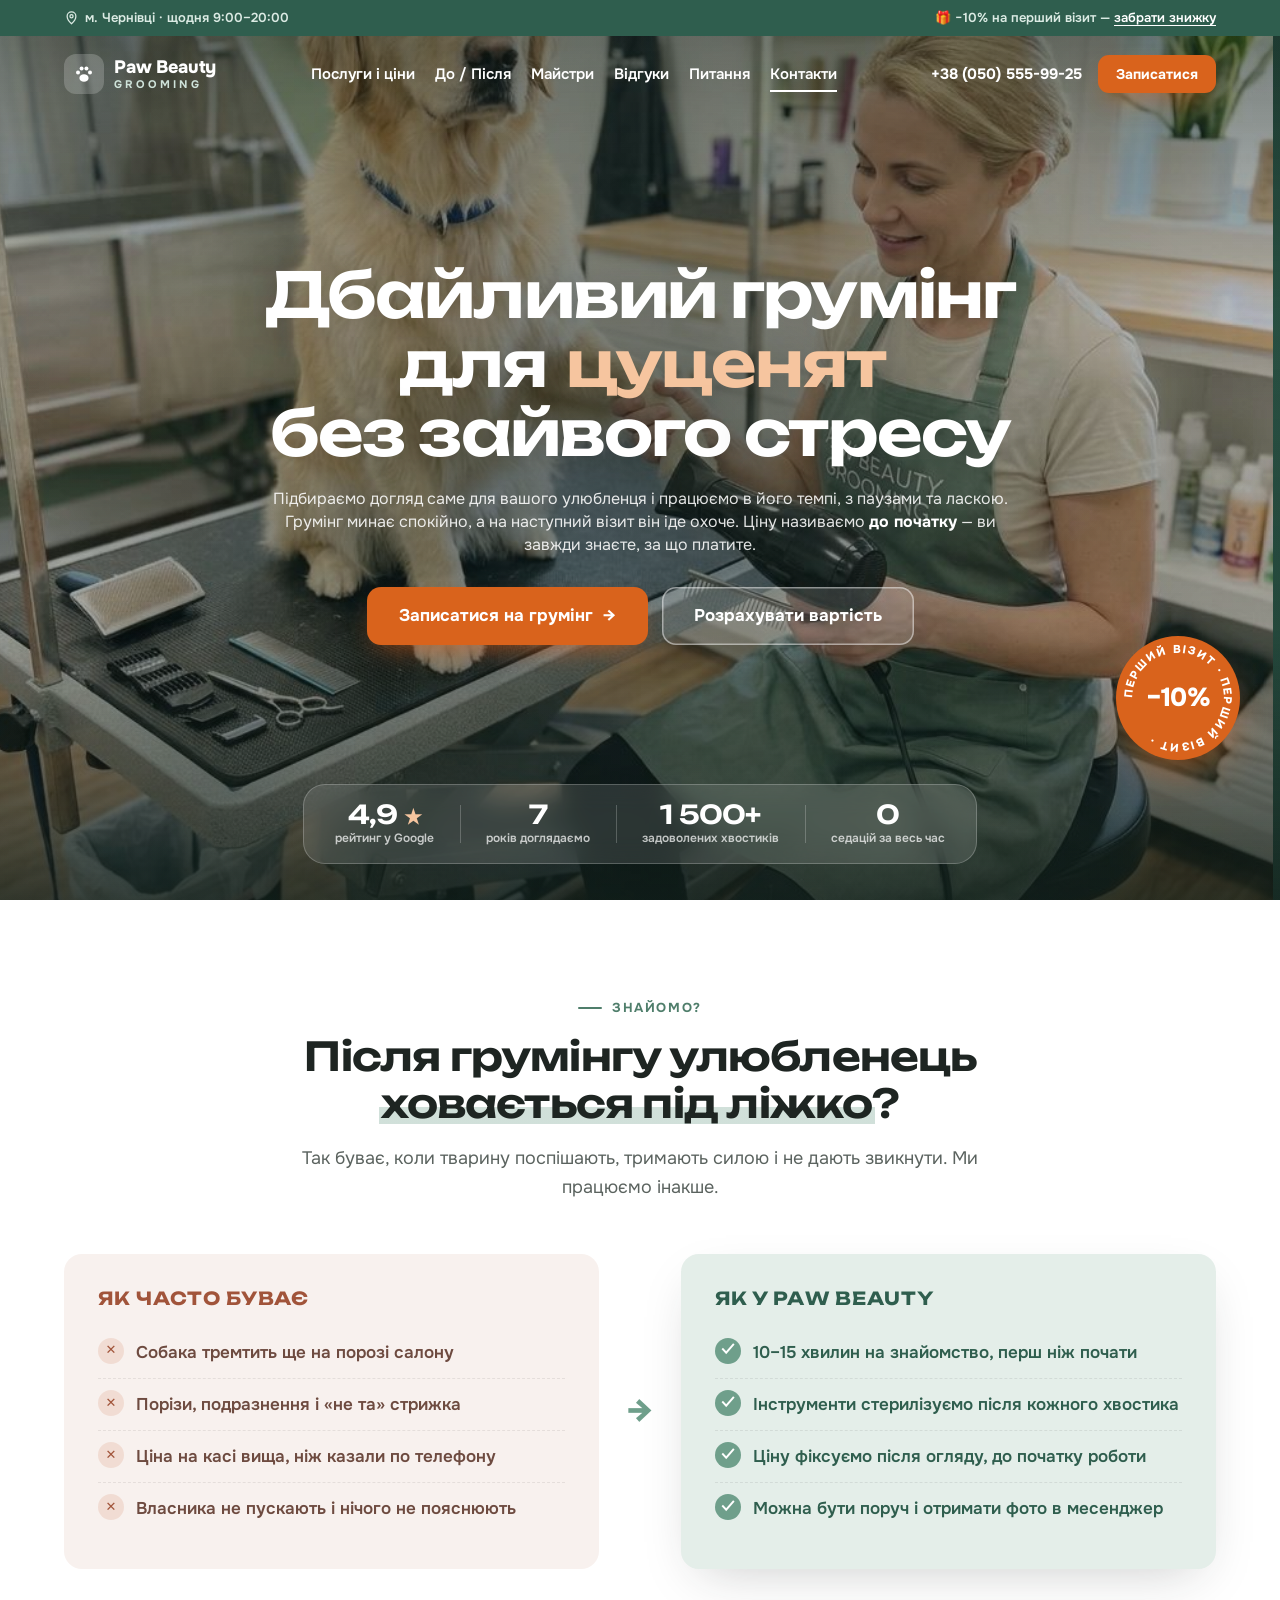
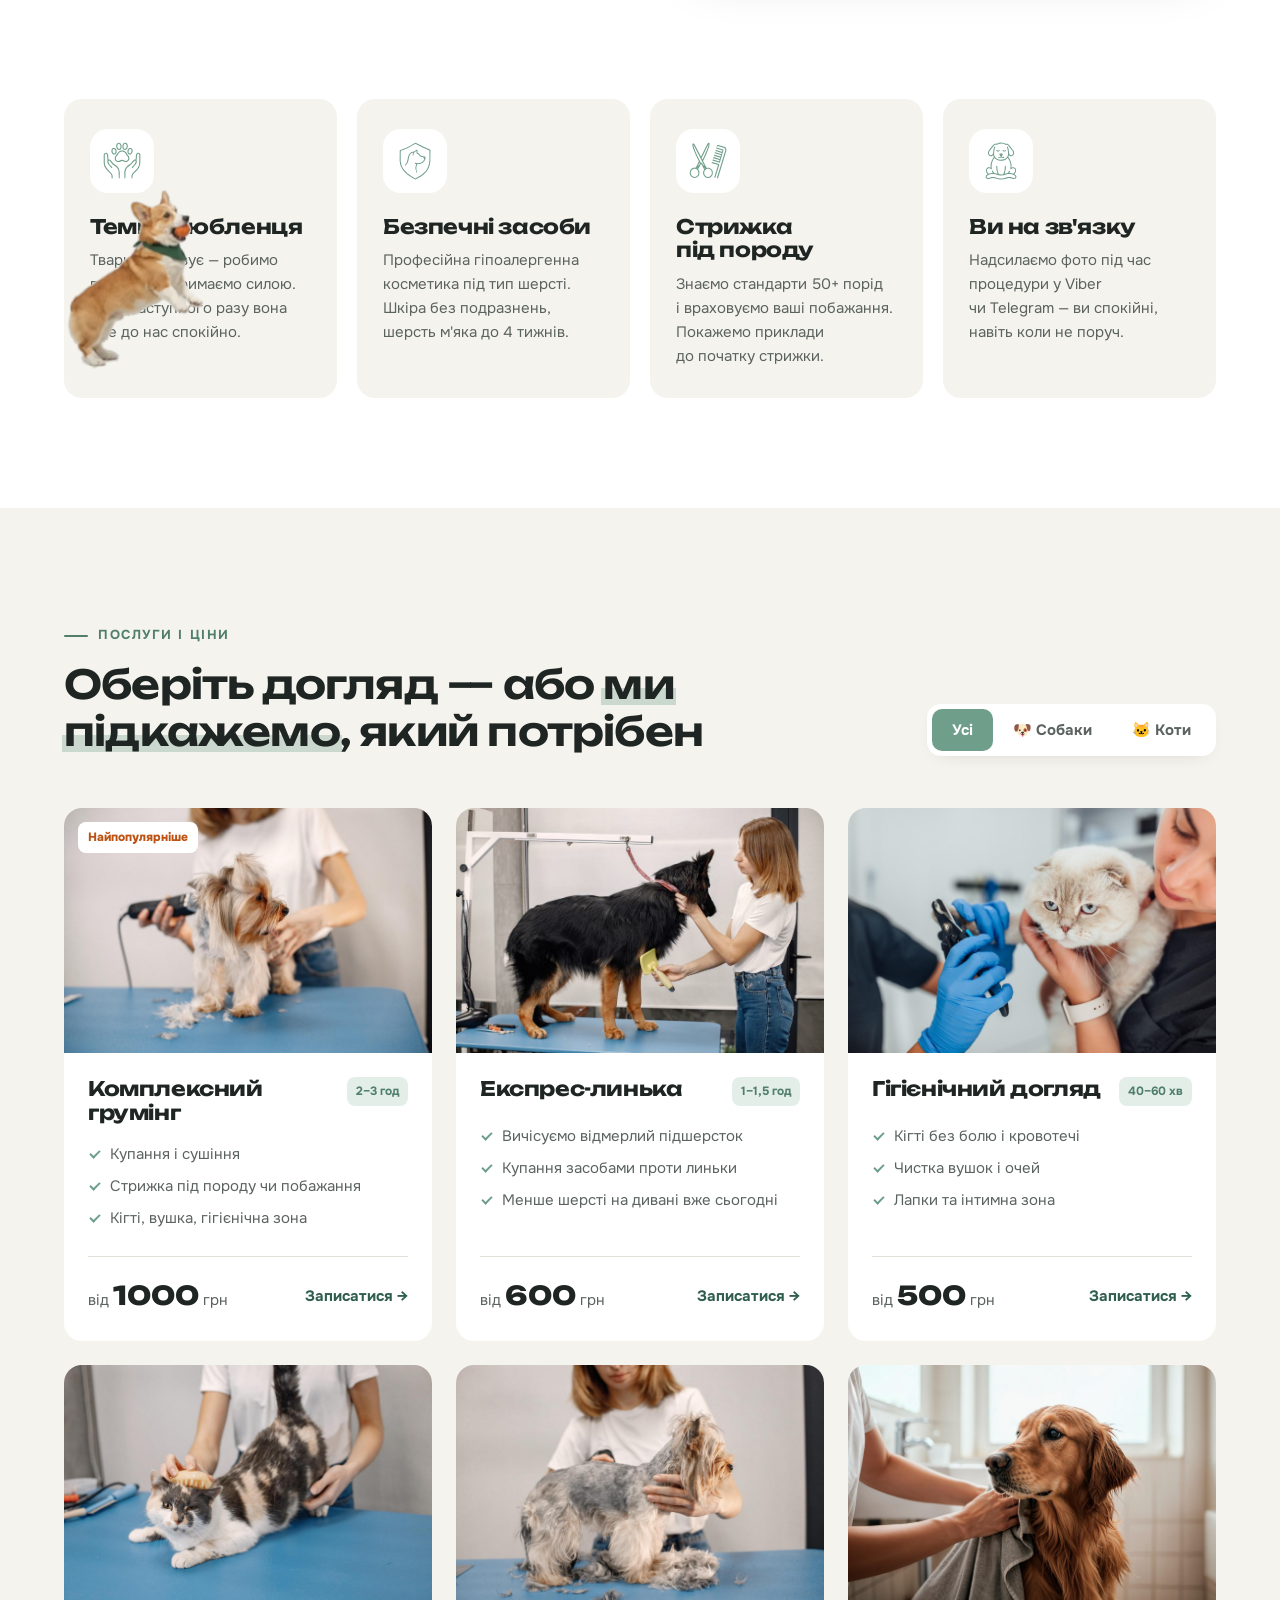
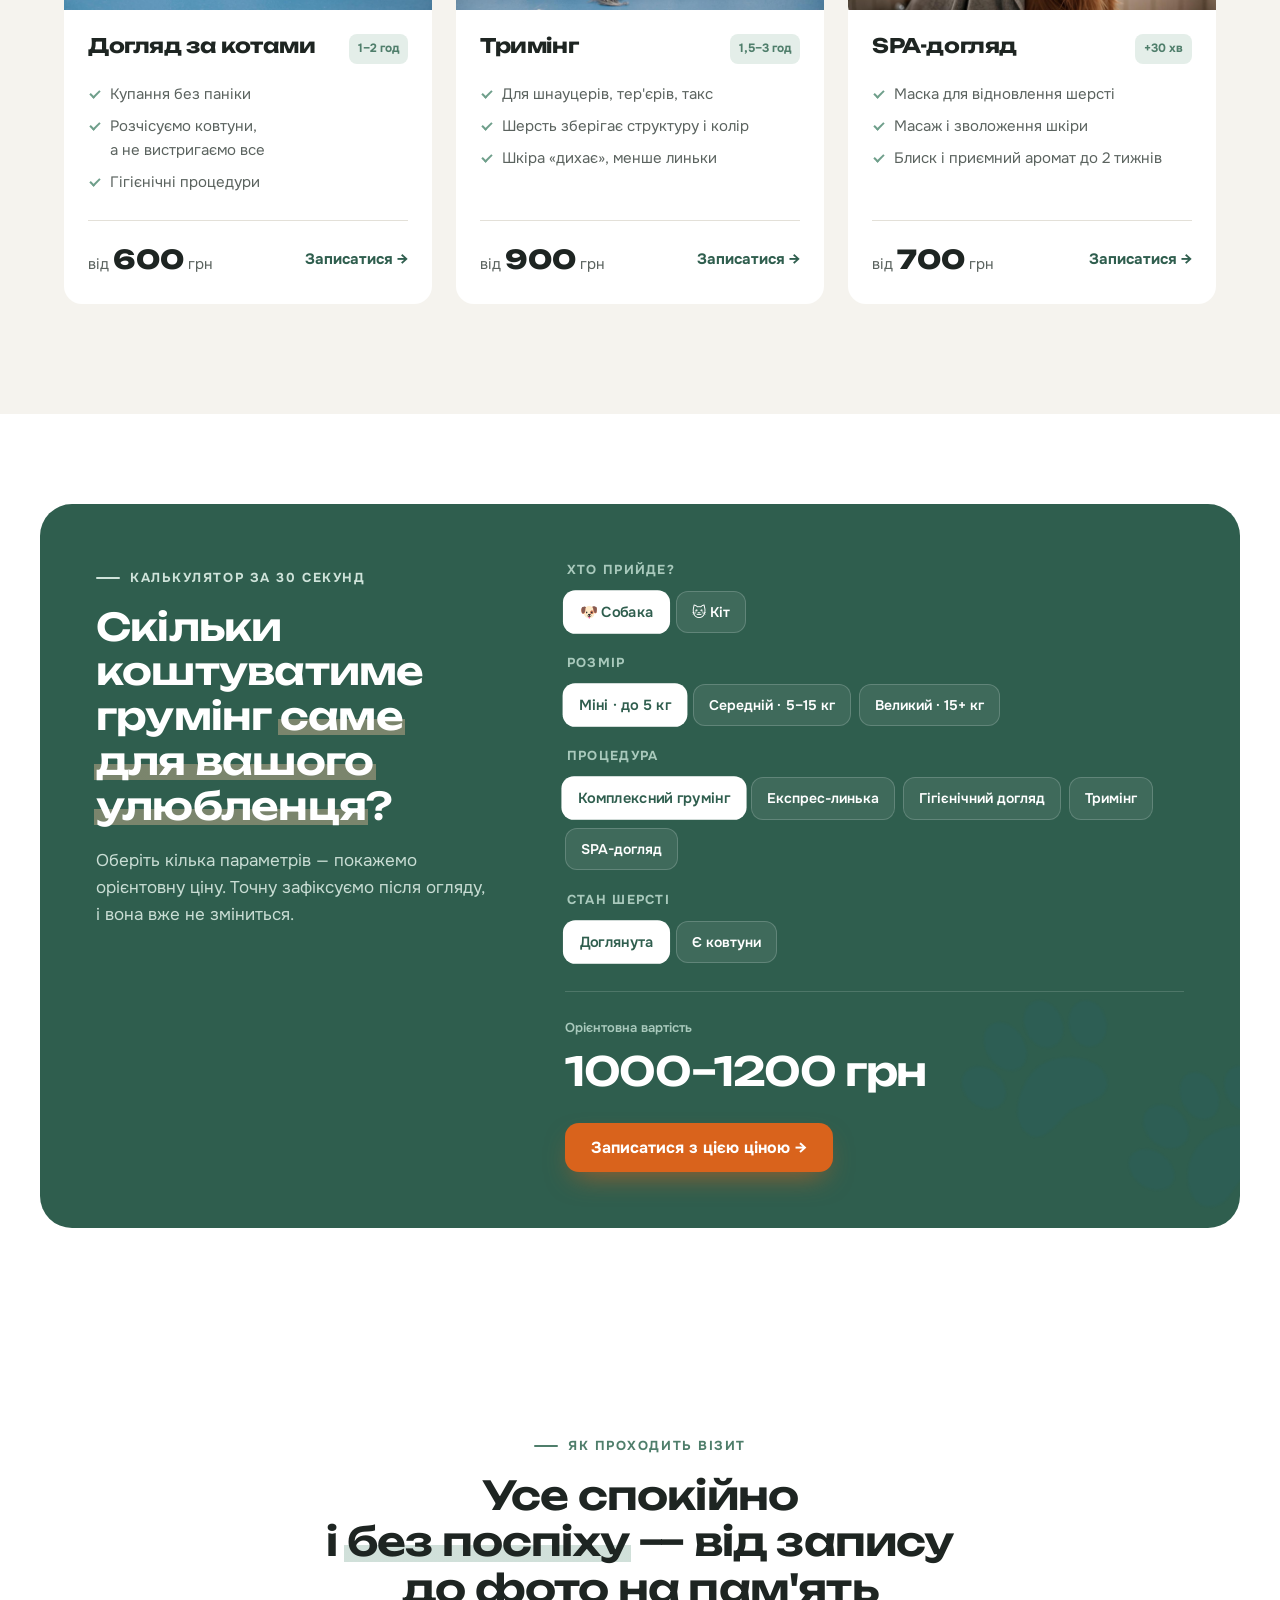
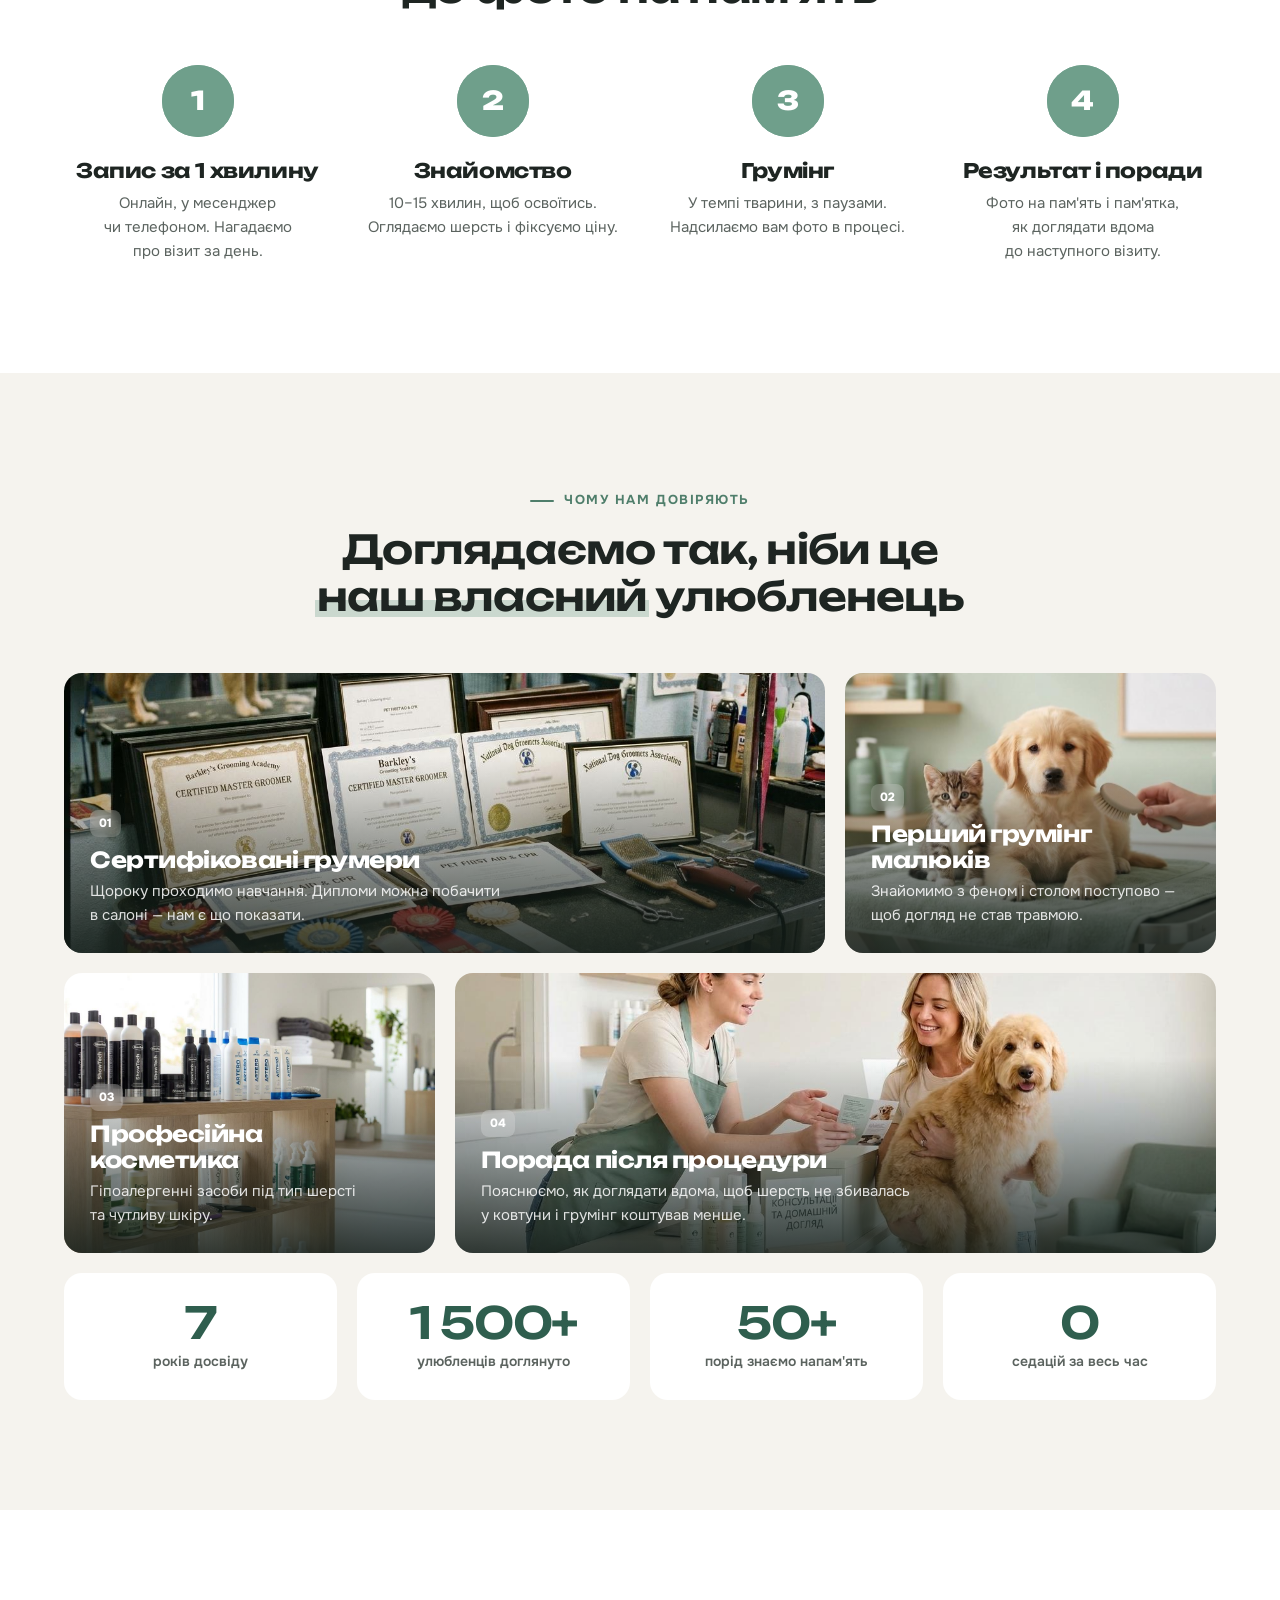
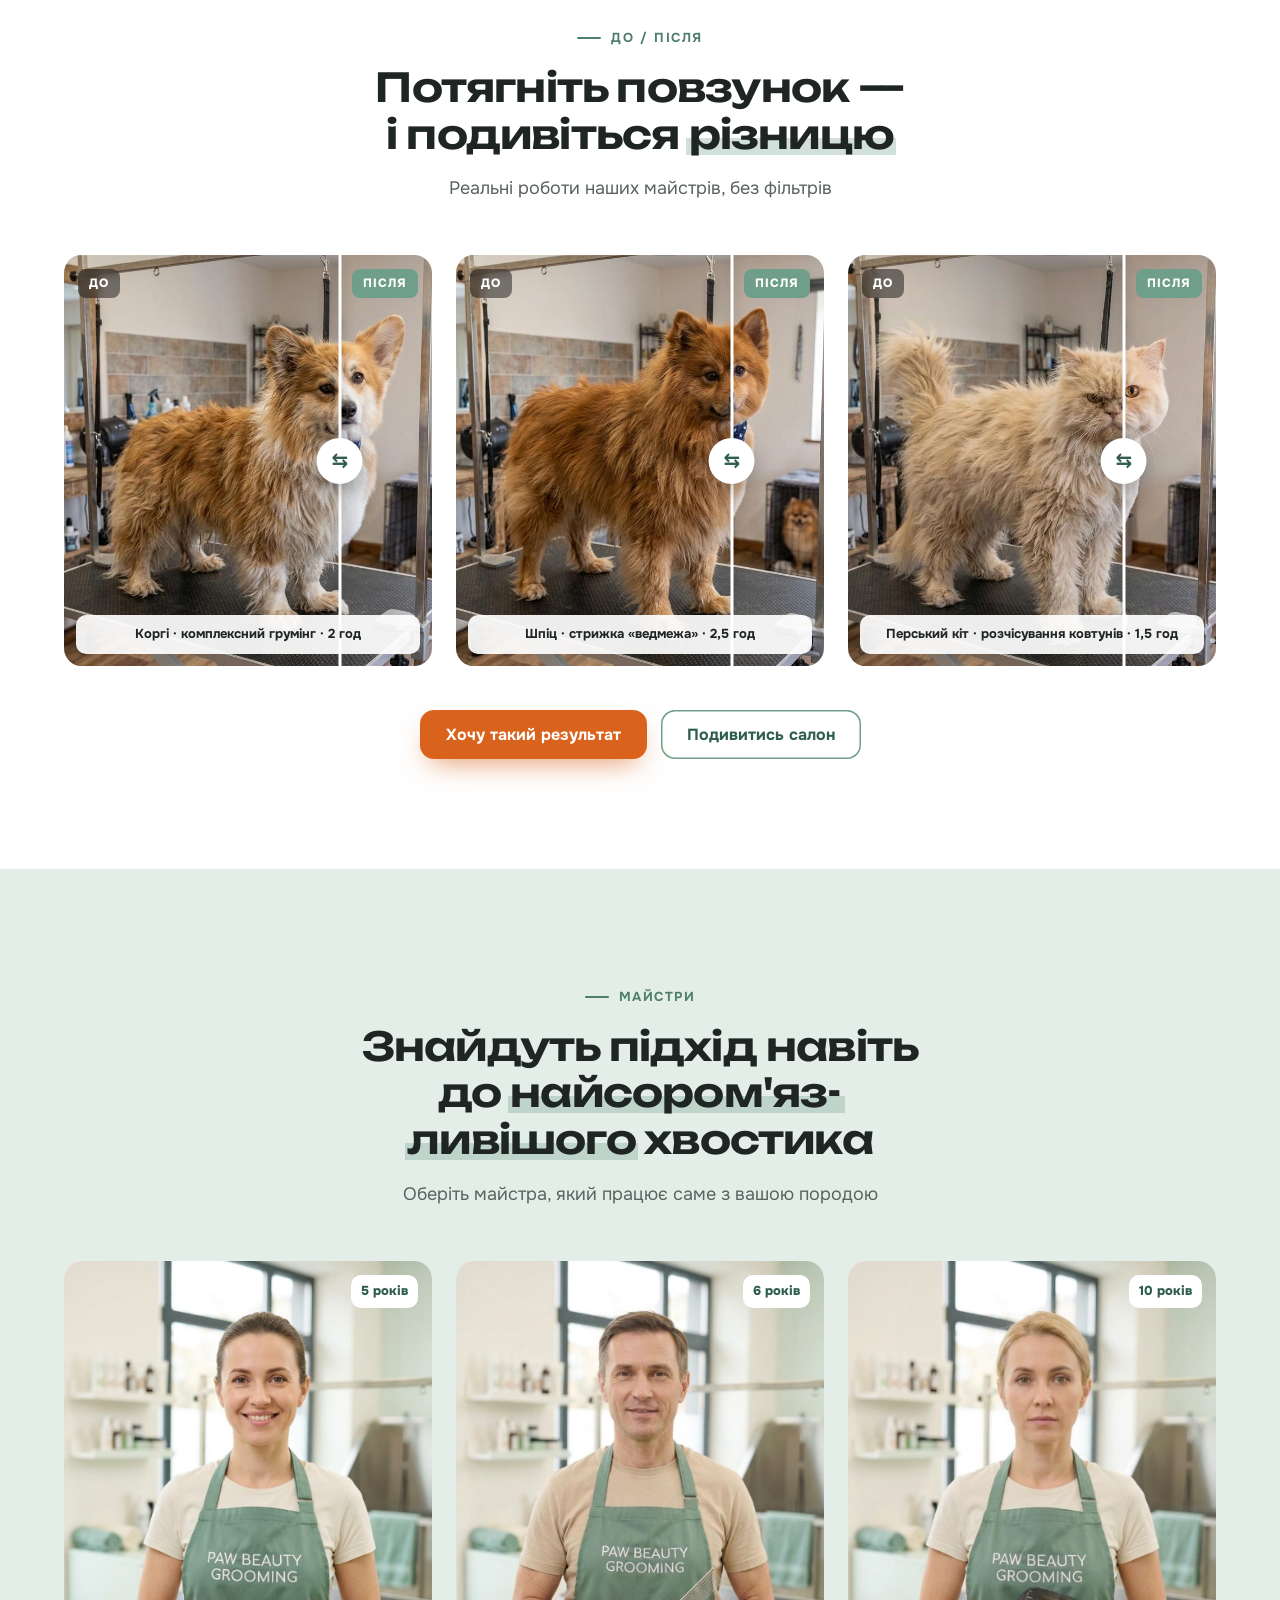
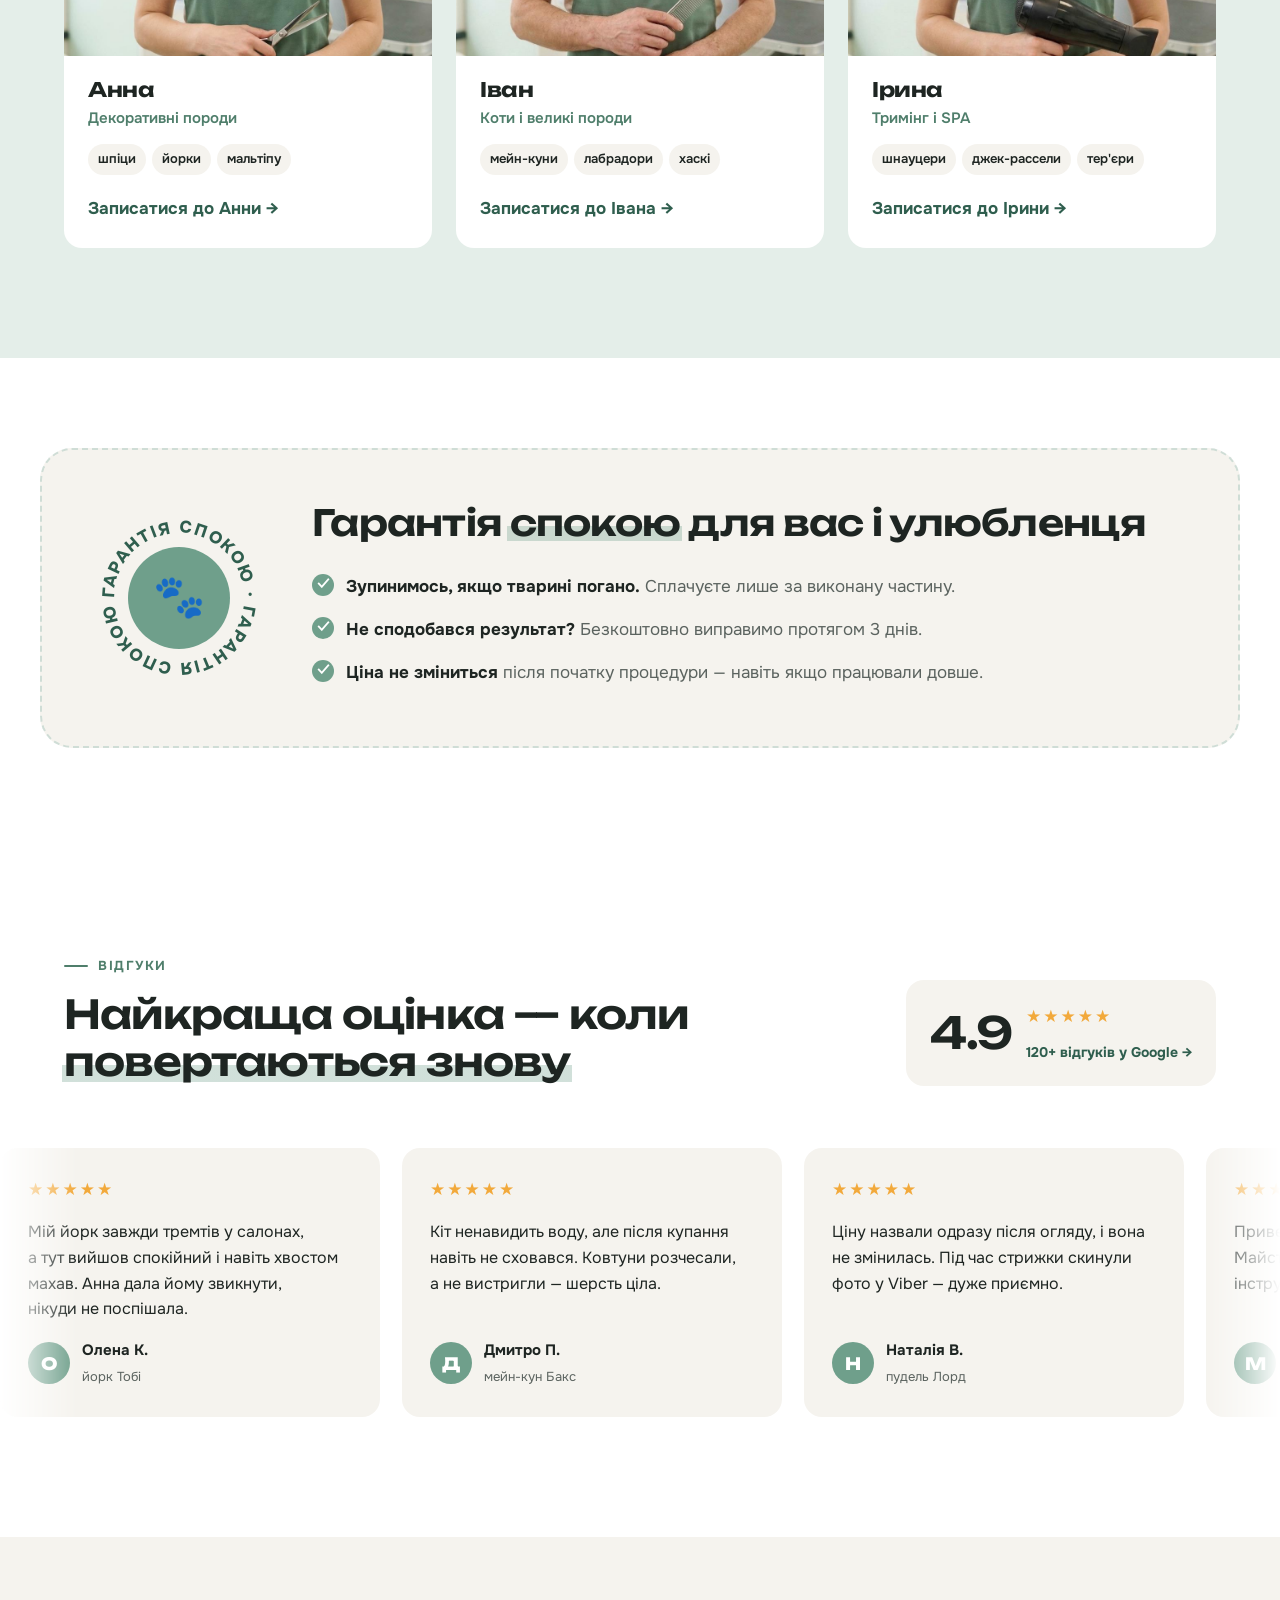
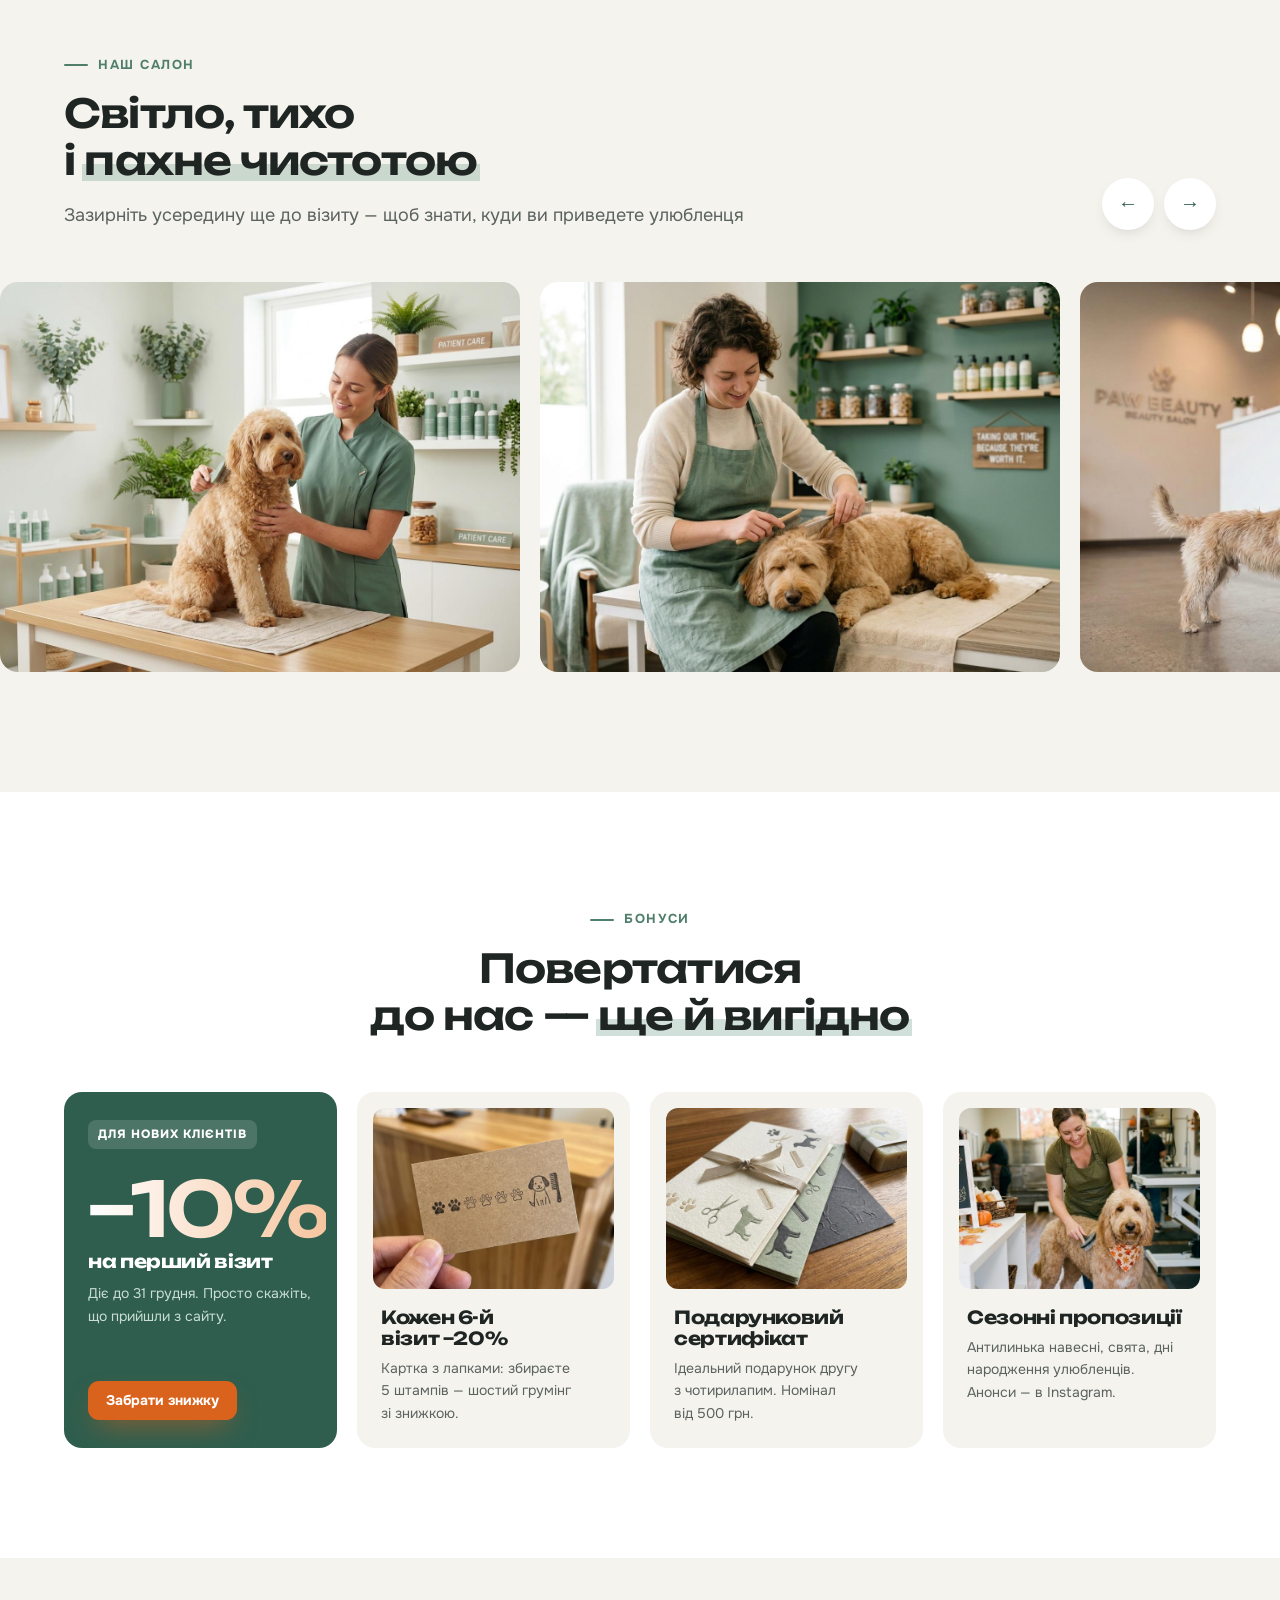
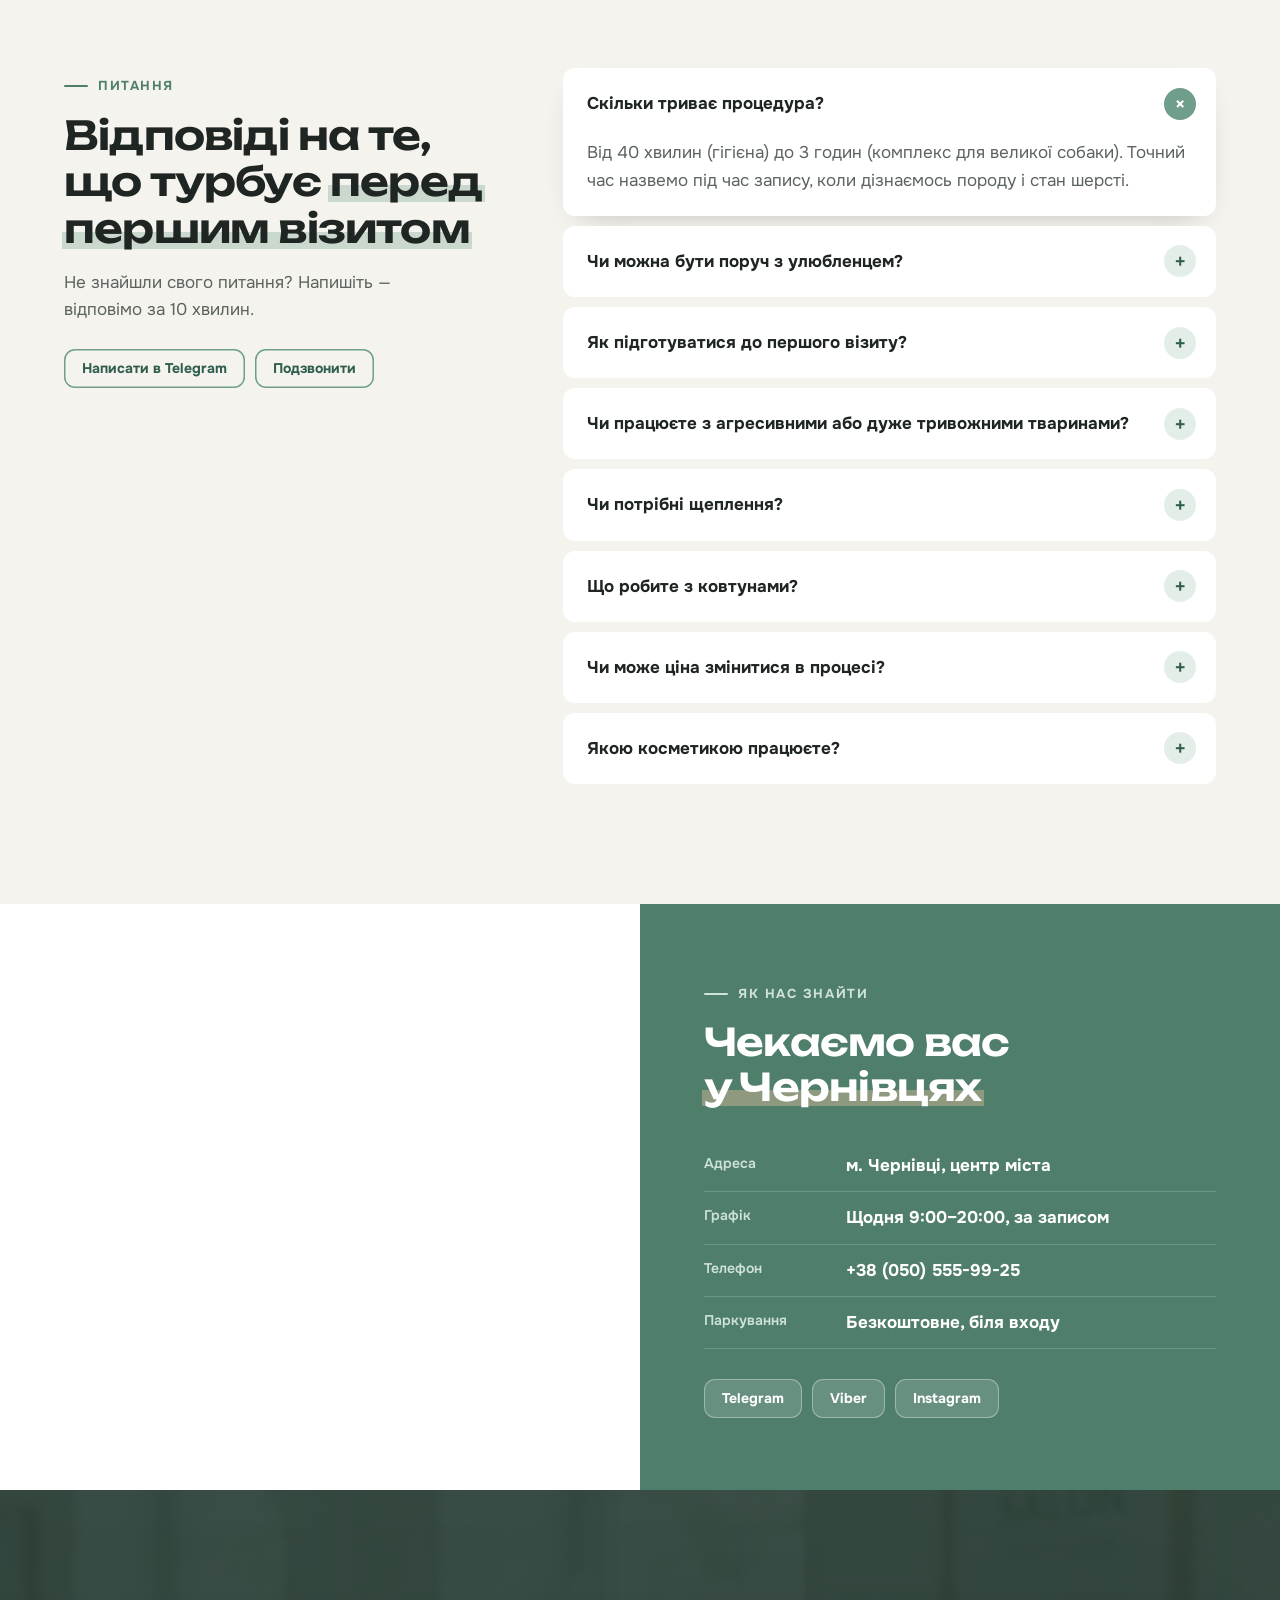
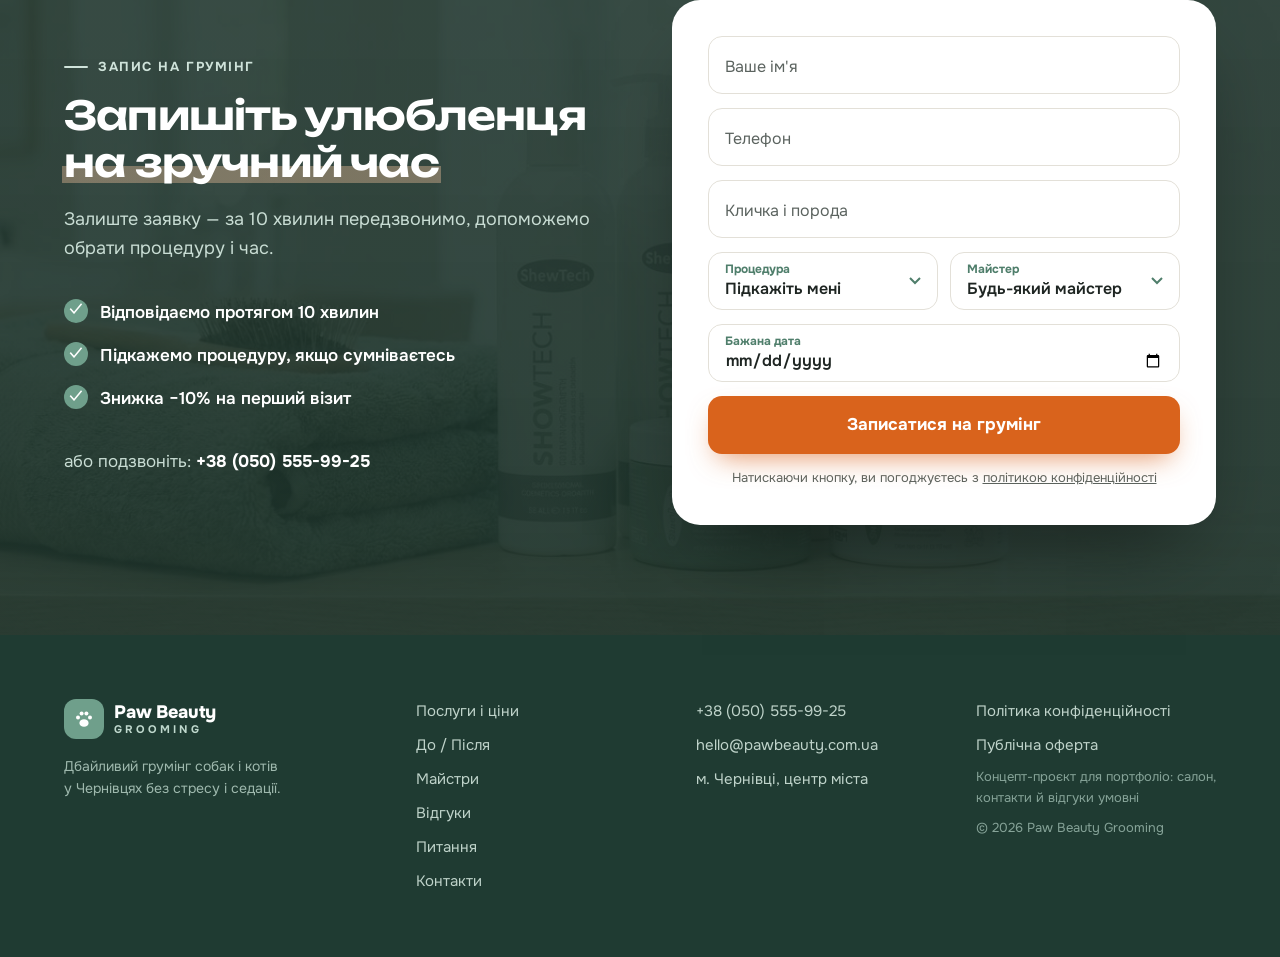
<file: index.html>
<!DOCTYPE html>
<html lang="uk">
<head>
<meta charset="UTF-8">
<meta name="viewport" content="width=device-width, initial-scale=1">
<title>Грумінг собак і котів у Чернівцях без стресу — Paw Beauty Grooming</title>
<meta name="description" content="Дбайливий грумінг собак і котів у Чернівцях: без седації і силування, ціна фіксується до початку процедури. Комплексний грумінг від 1000 грн. −10% на перший візит.">
<meta property="og:title" content="Paw Beauty Grooming — грумінг без стресу в Чернівцях">
<meta property="og:description" content="Улюбленець повертається красивим і спокійним. Запис онлайн за 1 хвилину.">
<meta property="og:image" content="https://prinkovska.github.io/groom/assets/img/hero.jpg">
<meta property="og:url" content="https://prinkovska.github.io/groom/">
<meta property="og:type" content="website">
<meta name="twitter:card" content="summary_large_image">
<meta name="theme-color" content="#6F9F8B">
<link rel="icon" href="assets/img/favicon.svg" type="image/svg+xml">
<link rel="preconnect" href="https://fonts.googleapis.com">
<link rel="preconnect" href="https://fonts.gstatic.com" crossorigin>
<link href="https://fonts.googleapis.com/css2?family=Onest:wght@400;500;600;700&family=Unbounded:wght@500;600;700&display=swap" rel="stylesheet">
<link rel="stylesheet" href="assets/css/style.css?v=11">
</head>
<body>

<!-- Прогрес скролу: лапка біжить по верхній лінії -->
<div class="scroll-progress" aria-hidden="true"><span class="scroll-progress__bar"></span><span class="scroll-progress__paw">🐾</span></div>

<!-- ============ ШАПКА ============ -->
<header class="header is-over-hero" id="header">
  <div class="topbar">
    <div class="wrap topbar__in">
      <span class="topbar__city">
        <svg viewBox="0 0 24 24"><path d="M12 22s7-6.3 7-12a7 7 0 1 0-14 0c0 5.7 7 12 7 12z"/><circle cx="12" cy="10" r="2.5"/></svg>
        м.&nbsp;Чернівці · щодня 9:00–20:00
      </span>
      <span class="topbar__promo">🎁 −10% на&nbsp;перший візит&nbsp;— <a href="#booking" data-service="Перший візит −10%">забрати знижку</a></span>
    </div>
  </div>
  <div class="wrap header__in">
    <a href="#top" class="logo" aria-label="Paw Beauty Grooming — на початок">
      <span class="logo__mark"><svg viewBox="0 0 24 24"><ellipse cx="12" cy="16" rx="4.6" ry="3.8"/><circle cx="6" cy="10.5" r="2"/><circle cx="9.6" cy="6.6" r="2"/><circle cx="14.4" cy="6.6" r="2"/><circle cx="18" cy="10.5" r="2"/></svg></span>
      <span class="logo__text">Paw Beauty<small>grooming</small></span>
    </a>
    <nav class="nav" id="nav" aria-label="Головне меню">
      <a href="#services">Послуги і&nbsp;ціни</a>
      <a href="#results">До&nbsp;/ Після</a>
      <a href="#team">Майстри</a>
      <a href="#reviews">Відгуки</a>
      <a href="#faq">Питання</a>
      <a href="#contacts">Контакти</a>
      <a href="tel:+380505559925" class="nav__phone-mobile">+38 (050) 555-99-25</a>
    </nav>
    <div class="header__right">
      <div class="messengers">
        <a href="https://t.me/" class="msg msg--tg" aria-label="Telegram" target="_blank" rel="noopener"><svg viewBox="0 0 24 24"><path d="M21.5 4.3 18.4 19c-.2 1-.9 1.3-1.8.8l-4.7-3.5-2.3 2.2c-.3.3-.5.5-1 .5l.3-4.8 8.8-7.9c.4-.3-.1-.5-.6-.2L6.2 13l-4.7-1.5c-1-.3-1-1 .2-1.5L20.1 3c.9-.3 1.6.2 1.4 1.3z"/></svg></a>
        <a href="viber://chat?number=%2B380505559925" class="msg msg--vb" aria-label="Viber"><svg viewBox="0 0 24 24"><path d="M12 2C7 2 3 5.4 3 10.5c0 2.8 1.2 5 3.2 6.5V21l3.4-2c.8.2 1.6.3 2.4.3 5 0 9-3.4 9-8.5S17 2 12 2zm4.6 11.9c-.2.6-1.2 1.2-1.7 1.2-.5.1-1 .2-3.3-.8-2.7-1.2-4.4-4-4.6-4.2-.1-.2-1.1-1.5-1.1-2.8 0-1.3.7-2 1-2.3.2-.3.5-.3.7-.3h.5c.2 0 .4 0 .6.5l.8 2c.1.2.1.3 0 .5l-.4.6-.3.4c-.1.1-.3.3-.1.6.2.3.8 1.3 1.7 2.1 1.1 1 2.1 1.3 2.4 1.5.3.1.5.1.6-.1l.9-1c.2-.3.4-.2.6-.1l1.9.9c.3.1.4.2.5.3.1.2.1.6-.1 1.2z"/></svg></a>
        <a href="https://instagram.com/" class="msg msg--ig" aria-label="Instagram" target="_blank" rel="noopener"><svg viewBox="0 0 24 24"><rect x="3" y="3" width="18" height="18" rx="5" fill="none" stroke="currentColor" stroke-width="2"/><circle cx="12" cy="12" r="4" fill="none" stroke="currentColor" stroke-width="2"/><circle cx="17.3" cy="6.7" r="1.2"/></svg></a>
      </div>
      <a href="tel:+380505559925" class="header__phone">+38 (050) 555-99-25</a>
      <a href="#booking" class="btn btn--accent btn--sm magnetic">Записатися</a>
      <button class="burger" id="burger" aria-label="Відкрити меню" aria-expanded="false"><span></span><span></span><span></span></button>
    </div>
  </div>
</header>

<main id="top">

<!-- ============ 1. ПЕРШИЙ ЕКРАН (оффер) ============ -->
<section class="hero" id="hero">
  <!-- Фон: відео (якщо файл є) або слайди з ефектом «живої камери» -->
  <div class="hero__frame" id="heroFrame">
    <div class="hero__slides" aria-hidden="true">
      <img src="assets/img/hero.jpg" alt="" class="is-active" fetchpriority="high">
      <img src="assets/img/gal-2.jpg" alt="" loading="lazy">
      <img src="assets/img/svc-spa.jpg" alt="" loading="lazy">
      <img src="assets/img/gal-1.jpg" alt="" loading="lazy">
    </div>
    <video class="hero__video" id="heroVideo" autoplay muted loop playsinline preload="metadata" poster="assets/img/hero.jpg" aria-hidden="true">
      <source src="assets/video/hero.mp4" type="video/mp4">
    </video>
    <div class="hero__shade"></div>
    <!-- песик-талісман визирає знизу і стежить очима за курсором (малює JS) -->
  </div>

  <div class="hero__content" id="heroContent">
    <h1 class="hero__title">
      <span class="split">Дбайливий грумінг для</span>
      <span class="rotator" aria-live="polite"><span class="rotator__word is-active">собак і&nbsp;котів</span><span class="rotator__word">цуценят</span><span class="rotator__word">кошенят</span></span><br>
      <span class="split">без&nbsp;зайвого стресу</span>
    </h1>
    <p class="hero__lead reveal" style="--d:.9s">Підбираємо догляд саме для&nbsp;вашого улюбленця і&nbsp;працюємо в&nbsp;його темпі, з&nbsp;паузами та&nbsp;ласкою. Грумінг минає спокійно, а&nbsp;на&nbsp;наступний візит він іде охоче. Ціну називаємо <b>до&nbsp;початку</b>&nbsp;— ви завжди знаєте, за&nbsp;що&nbsp;платите.</p>
    <div class="hero__actions reveal" style="--d:1.05s">
      <a href="#booking" class="btn btn--accent btn--lg magnetic shine">Записатися на&nbsp;грумінг <span class="btn__arrow">→</span></a>
      <a href="#calc" class="btn btn--glass btn--lg">Розрахувати вартість</a>
    </div>
  </div>

  <div class="hero__trust reveal" style="--d:1.3s">
    <div class="trust"><b><span data-count="4.9" data-decimals="1">0</span> <i>★</i></b><span>рейтинг у&nbsp;Google</span></div>
    <div class="trust"><b><span data-count="7">0</span></b><span>років доглядаємо</span></div>
    <div class="trust"><b><span data-count="1500">0</span>+</b><span>задоволених хвостиків</span></div>
    <div class="trust"><b>0</b><span>седацій за&nbsp;весь час</span></div>
  </div>

  <a href="#booking" class="hero__sticker" data-service="Перший візит −10%" aria-label="Отримати знижку 10% на перший візит">
    <svg viewBox="0 0 120 120" aria-hidden="true"><defs><path id="stickerCirc" d="M60 60 m-44 0 a44 44 0 1 1 88 0 a44 44 0 1 1 -88 0"/></defs><text><textPath href="#stickerCirc">ПЕРШИЙ ВІЗИТ · ПЕРШИЙ ВІЗИТ · </textPath></text></svg>
    <b>−10%</b>
  </a>
</section>

<!-- ============ 2. БІЛЬ (тригер пробудження) ============ -->
<section class="pain" id="pain">
  <div class="wrap">
    <div class="head center reveal">
      <span class="eyebrow">Знайомо?</span>
      <h2>Після грумінгу улюбленець <em class="mark">ховається під&nbsp;ліжко</em>?</h2>
      <p>Так буває, коли тварину поспішають, тримають силою і&nbsp;не&nbsp;дають звикнути. Ми працюємо інакше.</p>
    </div>
    <div class="pain__grid">
      <div class="pain__col pain__col--bad reveal">
        <h3>Як&nbsp;часто буває</h3>
        <ul>
          <li>Собака тремтить ще&nbsp;на&nbsp;порозі салону</li>
          <li>Порізи, подразнення і&nbsp;«не&nbsp;та» стрижка</li>
          <li>Ціна на&nbsp;касі вища, ніж казали по&nbsp;телефону</li>
          <li>Власника не&nbsp;пускають і&nbsp;нічого не&nbsp;пояснюють</li>
        </ul>
      </div>
      <div class="pain__arrow reveal" aria-hidden="true">→</div>
      <div class="pain__col pain__col--good reveal" style="--d:.12s">
        <h3>Як&nbsp;у&nbsp;Paw Beauty</h3>
        <ul>
          <li>10–15&nbsp;хвилин на&nbsp;знайомство, перш ніж почати</li>
          <li>Інструменти стерилізуємо після кожного хвостика</li>
          <li>Ціну фіксуємо після огляду, до&nbsp;початку роботи</li>
          <li>Можна бути поруч і&nbsp;отримати фото в&nbsp;месенджер</li>
        </ul>
      </div>
    </div>
  </div>
</section>

<!-- ============ 3. ПЕРЕВАГИ ============ -->
<section class="features">
  <div class="wrap features__grid">
    <article class="feature reveal spotlight">
      <div class="feature__ico"><img src="assets/img/paw_beauty_turbo-ta.svg" alt="" width="40" height="40"></div>
      <h3>Темп улюбленця</h3>
      <p>Тварина нервує&nbsp;— робимо паузу, а&nbsp;не&nbsp;тримаємо силою. Тому наступного разу вона йде до&nbsp;нас спокійно.</p>
    </article>
    <article class="feature reveal spotlight" style="--d:.08s">
      <div class="feature__ico"><img src="assets/img/paw_beauty_bezpeka.svg" alt="" width="40" height="40"></div>
      <h3>Безпечні засоби</h3>
      <p>Професійна гіпоалергенна косметика під&nbsp;тип шерсті. Шкіра без&nbsp;подразнень, шерсть м'яка до&nbsp;4&nbsp;тижнів.</p>
    </article>
    <article class="feature reveal spotlight" style="--d:.16s">
      <div class="feature__ico"><img src="assets/img/paw_beauty_yakist.svg" alt="" width="40" height="40"></div>
      <h3>Стрижка під&nbsp;породу</h3>
      <p>Знаємо стандарти 50+&nbsp;порід і&nbsp;враховуємо ваші побажання. Покажемо приклади до&nbsp;початку стрижки.</p>
    </article>
    <article class="feature reveal spotlight" style="--d:.24s">
      <div class="feature__ico"><img src="assets/img/paw_beauty_spokiy.svg" alt="" width="40" height="40"></div>
      <h3>Ви на&nbsp;зв'язку</h3>
      <p>Надсилаємо фото під&nbsp;час процедури у&nbsp;Viber чи&nbsp;Telegram&nbsp;— ви спокійні, навіть коли не&nbsp;поруч.</p>
    </article>
  </div>
</section>

<!-- ============ 4. ПОСЛУГИ І ЦІНИ ============ -->
<section class="services" id="services">
  <div class="wrap">
    <div class="head-row">
      <div class="head reveal">
        <span class="eyebrow">Послуги і&nbsp;ціни</span>
        <h2>Оберіть догляд&nbsp;— або <em class="mark">ми підкажемо</em>, який потрібен</h2>
      </div>
      <div class="filter reveal" role="tablist" aria-label="Фільтр послуг">
        <button class="filter__btn is-active" data-filter="all" role="tab">Усі</button>
        <button class="filter__btn" data-filter="dog" role="tab">🐶 Собаки</button>
        <button class="filter__btn" data-filter="cat" role="tab">🐱 Коти</button>
        <span class="filter__pill" aria-hidden="true"></span>
      </div>
    </div>

    <div class="services__grid" id="servicesGrid">
      <article class="svc reveal" data-type="dog">
        <div class="svc__img"><img src="assets/img/svc-complex.jpg" alt="Комплексний грумінг йоркширського тер'єра" loading="lazy" width="800" height="533"><span class="svc__tag">Найпопулярніше</span></div>
        <div class="svc__body">
          <div class="svc__top"><h3>Комплексний грумінг</h3><span class="svc__time">2–3&nbsp;год</span></div>
          <ul class="svc__list"><li>Купання і&nbsp;сушіння</li><li>Стрижка під&nbsp;породу чи&nbsp;побажання</li><li>Кігті, вушка, гігієнічна зона</li></ul>
          <div class="svc__foot"><span class="svc__price">від&nbsp;<b>1000</b>&nbsp;грн</span><a href="#booking" class="svc__btn" data-service="Комплексний грумінг">Записатися →</a></div>
        </div>
      </article>
      <article class="svc reveal" data-type="dog cat" style="--d:.06s">
        <div class="svc__img"><img src="assets/img/svc-express.jpg" alt="Експрес-линька собаки, вичісування підшерстя" loading="lazy" width="800" height="533"></div>
        <div class="svc__body">
          <div class="svc__top"><h3>Експрес-линька</h3><span class="svc__time">1–1,5&nbsp;год</span></div>
          <ul class="svc__list"><li>Вичісуємо відмерлий підшерсток</li><li>Купання засобами проти линьки</li><li>Менше шерсті на&nbsp;дивані вже сьогодні</li></ul>
          <div class="svc__foot"><span class="svc__price">від&nbsp;<b>600</b>&nbsp;грн</span><a href="#booking" class="svc__btn" data-service="Експрес-линька">Записатися →</a></div>
        </div>
      </article>
      <article class="svc reveal" data-type="dog cat" style="--d:.12s">
        <div class="svc__img"><img src="assets/img/svc-hygiene.jpg" alt="Гігієнічний догляд: стрижка кігтів коту" loading="lazy" width="800" height="533"></div>
        <div class="svc__body">
          <div class="svc__top"><h3>Гігієнічний догляд</h3><span class="svc__time">40–60&nbsp;хв</span></div>
          <ul class="svc__list"><li>Кігті без&nbsp;болю і&nbsp;кровотечі</li><li>Чистка вушок і&nbsp;очей</li><li>Лапки та&nbsp;інтимна зона</li></ul>
          <div class="svc__foot"><span class="svc__price">від&nbsp;<b>500</b>&nbsp;грн</span><a href="#booking" class="svc__btn" data-service="Гігієнічний догляд">Записатися →</a></div>
        </div>
      </article>
      <article class="svc reveal" data-type="cat">
        <div class="svc__img"><img src="assets/img/svc-cats.jpg" alt="Дбайливий грумінг кота" loading="lazy" width="800" height="533"></div>
        <div class="svc__body">
          <div class="svc__top"><h3>Догляд за&nbsp;котами</h3><span class="svc__time">1–2&nbsp;год</span></div>
          <ul class="svc__list"><li>Купання без&nbsp;паніки</li><li>Розчісуємо ковтуни, а&nbsp;не&nbsp;вистригаємо все</li><li>Гігієнічні процедури</li></ul>
          <div class="svc__foot"><span class="svc__price">від&nbsp;<b>600</b>&nbsp;грн</span><a href="#booking" class="svc__btn" data-service="Догляд за котами">Записатися →</a></div>
        </div>
      </article>
      <article class="svc reveal" data-type="dog" style="--d:.06s">
        <div class="svc__img"><img src="assets/img/svc-trimming.jpg" alt="Тримінг жорсткошерстої собаки" loading="lazy" width="800" height="533"></div>
        <div class="svc__body">
          <div class="svc__top"><h3>Тримінг</h3><span class="svc__time">1,5–3&nbsp;год</span></div>
          <ul class="svc__list"><li>Для&nbsp;шнауцерів, тер'єрів, такс</li><li>Шерсть зберігає структуру і&nbsp;колір</li><li>Шкіра «дихає», менше линьки</li></ul>
          <div class="svc__foot"><span class="svc__price">від&nbsp;<b>900</b>&nbsp;грн</span><a href="#booking" class="svc__btn" data-service="Тримінг">Записатися →</a></div>
        </div>
      </article>
      <article class="svc reveal" data-type="dog cat" style="--d:.12s">
        <div class="svc__img"><img src="assets/img/svc-spa.jpg" alt="SPA-догляд для собаки після купання" loading="lazy" width="800" height="559"></div>
        <div class="svc__body">
          <div class="svc__top"><h3>SPA-догляд</h3><span class="svc__time">+30&nbsp;хв</span></div>
          <ul class="svc__list"><li>Маска для&nbsp;відновлення шерсті</li><li>Масаж і&nbsp;зволоження шкіри</li><li>Блиск і&nbsp;приємний аромат до&nbsp;2&nbsp;тижнів</li></ul>
          <div class="svc__foot"><span class="svc__price">від&nbsp;<b>700</b>&nbsp;грн</span><a href="#booking" class="svc__btn" data-service="SPA-догляд">Записатися →</a></div>
        </div>
      </article>
    </div>
  </div>
</section>

<!-- ============ 5. КАЛЬКУЛЯТОР (м'який крок) ============ -->
<section class="calc" id="calc">
  <div class="wrap calc__box reveal-scale">
    <div class="calc__intro">
      <span class="eyebrow eyebrow--light">Калькулятор за&nbsp;30&nbsp;секунд</span>
      <h2>Скільки коштуватиме грумінг <em class="mark">саме для&nbsp;вашого улюбленця</em>?</h2>
      <p>Оберіть кілька параметрів&nbsp;— покажемо орієнтовну ціну. Точну зафіксуємо після огляду, і&nbsp;вона вже не&nbsp;зміниться.</p>
    </div>
    <form class="calc__form" id="calcForm" onsubmit="return false">
      <fieldset>
        <legend>Хто прийде?</legend>
        <div class="chips">
          <label class="chip"><input type="radio" name="pet" value="dog" checked><span>🐶 Собака</span></label>
          <label class="chip"><input type="radio" name="pet" value="cat"><span>🐱 Кіт</span></label>
        </div>
      </fieldset>
      <fieldset>
        <legend>Розмір</legend>
        <div class="chips">
          <label class="chip"><input type="radio" name="size" value="1" checked><span>Міні · до&nbsp;5&nbsp;кг</span></label>
          <label class="chip"><input type="radio" name="size" value="1.35"><span>Середній · 5–15&nbsp;кг</span></label>
          <label class="chip"><input type="radio" name="size" value="1.8"><span>Великий · 15+&nbsp;кг</span></label>
        </div>
      </fieldset>
      <fieldset>
        <legend>Процедура</legend>
        <div class="chips" id="calcServices"></div>
      </fieldset>
      <fieldset>
        <legend>Стан шерсті</legend>
        <div class="chips">
          <label class="chip"><input type="radio" name="coat" value="0" checked><span>Доглянута</span></label>
          <label class="chip"><input type="radio" name="coat" value="200"><span>Є ковтуни</span></label>
        </div>
      </fieldset>
      <div class="calc__result">
        <div><small>Орієнтовна вартість</small><output id="calcOut"><span id="calcFrom">1000</span>–<span id="calcTo">1200</span> грн</output></div>
        <a href="#booking" class="btn btn--accent magnetic shine" id="calcBook">Записатися з&nbsp;цією ціною →</a>
      </div>
    </form>
  </div>
</section>

<!-- ============ 6. ЕТАПИ ============ -->
<section class="steps" id="steps">
  <div class="wrap">
    <div class="head center reveal">
      <span class="eyebrow">Як&nbsp;проходить візит</span>
      <h2>Усе спокійно і&nbsp;<em class="mark">без&nbsp;поспіху</em>&nbsp;— від&nbsp;запису до&nbsp;фото на&nbsp;пам'ять</h2>
    </div>
    <ol class="steps__list" id="stepsList">
      <li class="step reveal"><span class="step__num">1</span><h3>Запис за&nbsp;1&nbsp;хвилину</h3><p>Онлайн, у&nbsp;месенджер чи&nbsp;телефоном. Нагадаємо про&nbsp;візит за&nbsp;день.</p></li>
      <li class="step reveal" style="--d:.1s"><span class="step__num">2</span><h3>Знайомство</h3><p>10–15&nbsp;хвилин, щоб освоїтись. Оглядаємо шерсть і&nbsp;фіксуємо ціну.</p></li>
      <li class="step reveal" style="--d:.2s"><span class="step__num">3</span><h3>Грумінг</h3><p>У&nbsp;темпі тварини, з&nbsp;паузами. Надсилаємо вам фото в&nbsp;процесі.</p></li>
      <li class="step reveal" style="--d:.3s"><span class="step__num">4</span><h3>Результат і&nbsp;поради</h3><p>Фото на&nbsp;пам'ять і&nbsp;пам'ятка, як&nbsp;доглядати вдома до&nbsp;наступного візиту.</p></li>
      <!-- сліди лапок уздовж лінії між етапами -->
      <li class="steps__paws" aria-hidden="true">
        <span style="--at:.11"></span><span style="--at:.22"></span><span style="--at:.44"></span><span style="--at:.56"></span><span style="--at:.78"></span><span style="--at:.89"></span>
      </li>
    </ol>
  </div>
</section>

<!-- ============ 7. ДОВІРА ============ -->
<section class="trustb" id="about">
  <div class="wrap">
    <div class="head center reveal">
      <span class="eyebrow">Чому нам довіряють</span>
      <h2>Доглядаємо так, ніби це <em class="mark">наш власний</em> улюбленець</h2>
    </div>
    <div class="bento">
      <article class="bento__item bento__item--big reveal">
        <img src="assets/img/trust-certs.jpg" alt="Дипломи і сертифікати грумерів салону" loading="lazy">
        <div class="bento__txt"><span class="bento__n">01</span><h3>Сертифіковані грумери</h3><p>Щороку проходимо навчання. Дипломи можна побачити в&nbsp;салоні&nbsp;— нам є що&nbsp;показати.</p></div>
      </article>
      <article class="bento__item reveal" style="--d:.08s">
        <img src="assets/img/trust-puppies.jpg" alt="Цуценя і кошеня на першому грумінгу" loading="lazy">
        <div class="bento__txt"><span class="bento__n">02</span><h3>Перший грумінг малюків</h3><p>Знайомимо з&nbsp;феном і&nbsp;столом поступово&nbsp;— щоб догляд не&nbsp;став травмою.</p></div>
      </article>
      <article class="bento__item reveal" style="--d:.16s">
        <img src="assets/img/trust-cosmetics.jpg" alt="Професійна косметика для грумінгу" loading="lazy">
        <div class="bento__txt"><span class="bento__n">03</span><h3>Професійна косметика</h3><p>Гіпоалергенні засоби під&nbsp;тип шерсті та&nbsp;чутливу шкіру.</p></div>
      </article>
      <article class="bento__item bento__item--wide reveal" style="--d:.08s">
        <img src="assets/img/trust-consult.jpg" alt="Грумер консультує власницю після процедури" loading="lazy">
        <div class="bento__txt"><span class="bento__n">04</span><h3>Порада після процедури</h3><p>Пояснюємо, як&nbsp;доглядати вдома, щоб шерсть не&nbsp;збивалась у&nbsp;ковтуни і&nbsp;грумінг коштував менше.</p></div>
      </article>
    </div>
    <div class="stats reveal">
      <div class="stat"><b><span data-count="7">0</span></b><span>років досвіду</span></div>
      <div class="stat"><b><span data-count="1500">0</span>+</b><span>улюбленців доглянуто</span></div>
      <div class="stat"><b><span data-count="50">0</span>+</b><span>порід знаємо напам'ять</span></div>
      <div class="stat"><b><span data-count="0">0</span></b><span>седацій за&nbsp;весь час</span></div>
    </div>
  </div>
</section>

<!-- ============ 8. ДО / ПІСЛЯ ============ -->
<section class="results" id="results">
  <div class="wrap">
    <div class="head center reveal">
      <span class="eyebrow">До&nbsp;/ Після</span>
      <h2>Потягніть повзунок&nbsp;— і&nbsp;подивіться <em class="mark">різницю</em></h2>
      <p>Реальні роботи наших майстрів, без&nbsp;фільтрів</p>
    </div>
    <div class="ba-grid">
      <figure class="ba reveal" data-ba>
        <img src="assets/img/ba-corgi-after.jpg" alt="Коргі після грумінгу" loading="lazy" class="ba__img">
        <div class="ba__before"><img src="assets/img/ba-corgi-before.jpg" alt="Коргі до грумінгу" loading="lazy"></div>
        <span class="ba__label ba__label--l">До</span><span class="ba__label ba__label--r">Після</span>
        <div class="ba__handle"><span>⇆</span></div>
        <figcaption>Коргі · комплексний грумінг · 2&nbsp;год</figcaption>
      </figure>
      <figure class="ba reveal" data-ba style="--d:.1s">
        <img src="assets/img/ba-pom-after.jpg" alt="Шпіц після стрижки" loading="lazy" class="ba__img">
        <div class="ba__before"><img src="assets/img/ba-pom-before.jpg" alt="Шпіц до стрижки" loading="lazy"></div>
        <span class="ba__label ba__label--l">До</span><span class="ba__label ba__label--r">Після</span>
        <div class="ba__handle"><span>⇆</span></div>
        <figcaption>Шпіц · стрижка «ведмежа» · 2,5&nbsp;год</figcaption>
      </figure>
      <figure class="ba reveal" data-ba style="--d:.2s">
        <img src="assets/img/ba-cat-after.jpg" alt="Перський кіт після грумінгу" loading="lazy" class="ba__img">
        <div class="ba__before"><img src="assets/img/ba-cat-before.jpg" alt="Перський кіт до грумінгу" loading="lazy"></div>
        <span class="ba__label ba__label--l">До</span><span class="ba__label ba__label--r">Після</span>
        <div class="ba__handle"><span>⇆</span></div>
        <figcaption>Перський кіт · розчісування ковтунів · 1,5&nbsp;год</figcaption>
      </figure>
    </div>
    <div class="actions center reveal">
      <a href="#booking" class="btn btn--accent magnetic shine">Хочу такий результат</a>
      <a href="#gallery" class="btn btn--ghost">Подивитись салон</a>
    </div>
  </div>
</section>

<!-- ============ 9. КОМАНДА ============ -->
<section class="team" id="team">
  <div class="wrap">
    <div class="head center reveal">
      <span class="eyebrow">Майстри</span>
      <h2>Знайдуть підхід навіть до <em class="mark">найсором'яз&shy;ливішого</em> хвостика</h2>
      <p>Оберіть майстра, який працює саме з&nbsp;вашою породою</p>
    </div>
    <div class="team__grid">
      <article class="member reveal">
        <div class="member__photo"><img src="assets/img/team-anna.jpg" alt="Грумерка Анна" loading="lazy"><span class="member__exp">5&nbsp;років</span></div>
        <div class="member__body">
          <h3>Анна</h3><p class="member__role">Декоративні породи</p>
          <p class="member__breeds"><span>шпіци</span><span>йорки</span><span>мальтіпу</span></p>
          <a href="#booking" class="member__btn" data-master="Анна">Записатися до&nbsp;Анни →</a>
        </div>
      </article>
      <article class="member reveal" style="--d:.1s">
        <div class="member__photo"><img src="assets/img/team-ivan.jpg" alt="Грумер Іван" loading="lazy"><span class="member__exp">6&nbsp;років</span></div>
        <div class="member__body">
          <h3>Іван</h3><p class="member__role">Коти і&nbsp;великі породи</p>
          <p class="member__breeds"><span>мейн-куни</span><span>лабрадори</span><span>хаскі</span></p>
          <a href="#booking" class="member__btn" data-master="Іван">Записатися до&nbsp;Івана →</a>
        </div>
      </article>
      <article class="member reveal" style="--d:.2s">
        <div class="member__photo"><img src="assets/img/team-iryna.jpg" alt="Грумерка Ірина" loading="lazy"><span class="member__exp">10&nbsp;років</span></div>
        <div class="member__body">
          <h3>Ірина</h3><p class="member__role">Тримінг і&nbsp;SPA</p>
          <p class="member__breeds"><span>шнауцери</span><span>джек-рассели</span><span>тер'єри</span></p>
          <a href="#booking" class="member__btn" data-master="Ірина">Записатися до&nbsp;Ірини →</a>
        </div>
      </article>
    </div>
  </div>
</section>

<!-- ============ 10. ГАРАНТІЯ ============ -->
<section class="guarantee">
  <div class="wrap guarantee__box reveal-scale">
    <div class="guarantee__seal" aria-hidden="true">
      <svg viewBox="0 0 120 120"><defs><path id="circ" d="M60 60 m-46 0 a46 46 0 1 1 92 0 a46 46 0 1 1 -92 0"/></defs><text><textPath href="#circ">ГАРАНТІЯ СПОКОЮ · ГАРАНТІЯ СПОКОЮ · </textPath></text></svg>
      <span>🐾</span>
    </div>
    <div>
      <h2>Гарантія <em class="mark">спокою</em> для&nbsp;вас і&nbsp;улюбленця</h2>
      <ul class="guarantee__list">
        <li><b>Зупинимось, якщо тварині погано.</b> Сплачуєте лише за&nbsp;виконану частину.</li>
        <li><b>Не&nbsp;сподобався результат?</b> Безкоштовно виправимо протягом 3&nbsp;днів.</li>
        <li><b>Ціна не&nbsp;зміниться</b> після початку процедури&nbsp;— навіть якщо працювали довше.</li>
      </ul>
    </div>
  </div>
</section>

<!-- ============ 11. ВІДГУКИ ============ -->
<section class="reviews" id="reviews">
  <div class="wrap">
    <div class="reviews__head">
      <div class="head reveal">
        <span class="eyebrow">Відгуки</span>
        <h2>Найкраща оцінка&nbsp;— коли <em class="mark">повертаються знову</em></h2>
      </div>
      <a class="gscore reveal" href="https://www.google.com/maps" target="_blank" rel="noopener">
        <b>4.9</b><span class="gscore__stars">★★★★★</span><small>120+ відгуків у&nbsp;Google →</small>
      </a>
    </div>
  </div>
  <div class="marquee" aria-label="Відгуки клієнтів">
    <div class="marquee__track">
      <blockquote class="review"><div class="review__stars">★★★★★</div><p>Мій йорк завжди тремтів у&nbsp;салонах, а&nbsp;тут вийшов спокійний і&nbsp;навіть хвостом махав. Анна дала йому звикнути, нікуди не&nbsp;поспішала.</p><footer><span class="review__ava">О</span><div><b>Олена К.</b><small>йорк Тобі</small></div></footer></blockquote>
      <blockquote class="review"><div class="review__stars">★★★★★</div><p>Кіт ненавидить воду, але після купання навіть не&nbsp;сховався. Ковтуни розчесали, а&nbsp;не&nbsp;вистригли&nbsp;— шерсть ціла.</p><footer><span class="review__ava">Д</span><div><b>Дмитро П.</b><small>мейн-кун Бакс</small></div></footer></blockquote>
      <blockquote class="review"><div class="review__stars">★★★★★</div><p>Ціну назвали одразу після огляду, і&nbsp;вона не&nbsp;змінилась. Під&nbsp;час стрижки скинули фото у&nbsp;Viber&nbsp;— дуже приємно.</p><footer><span class="review__ava">Н</span><div><b>Наталія В.</b><small>пудель Лорд</small></div></footer></blockquote>
      <blockquote class="review"><div class="review__stars">★★★★★</div><p>Привели цуценя на&nbsp;перший грумінг. Майстер показала фен, дала понюхати інструменти&nbsp;— тепер іде в&nbsp;салон сам.</p><footer><span class="review__ava">М</span><div><b>Марія С.</b><small>мальтіпу Боня</small></div></footer></blockquote>
      <blockquote class="review"><div class="review__stars">★★★★★</div><p>Тримінг у&nbsp;Ірини&nbsp;— найкращий у&nbsp;місті. Шерсть шнауцера знову жорстка і&nbsp;правильного кольору.</p><footer><span class="review__ava">А</span><div><b>Андрій Т.</b><small>шнауцер Граф</small></div></footer></blockquote>
    </div>
  </div>
</section>

<!-- ============ 12. АТМОСФЕРА ============ -->
<section class="gallery" id="gallery">
  <div class="wrap">
    <div class="head-row">
      <div class="head reveal">
        <span class="eyebrow">Наш салон</span>
        <h2>Світло, тихо і&nbsp;<em class="mark">пахне чистотою</em></h2>
        <p>Зазирніть усередину ще&nbsp;до&nbsp;візиту&nbsp;— щоб знати, куди ви приведете улюбленця</p>
      </div>
      <div class="gallery__arrows reveal">
        <button class="arrow" data-dir="-1" aria-label="Назад">←</button>
        <button class="arrow" data-dir="1" aria-label="Вперед">→</button>
      </div>
    </div>
  </div>
  <div class="gallery__track" id="galleryTrack">
    <button class="gallery__item" data-full="assets/img/gal-2.jpg"><img src="assets/img/gal-2.jpg" alt="Грумерка доглядає за пуделем у світлому салоні" loading="lazy"></button>
    <button class="gallery__item" data-full="assets/img/gal-1.jpg"><img src="assets/img/gal-1.jpg" alt="Грумінг дудля на столі" loading="lazy"></button>
    <button class="gallery__item" data-full="assets/img/gal-3.jpg"><img src="assets/img/gal-3.jpg" alt="Робочий процес у салоні" loading="lazy"></button>
    <button class="gallery__item" data-full="assets/img/gal-5.jpg"><img src="assets/img/gal-5.jpg" alt="Зона купання і сушіння" loading="lazy"></button>
    <button class="gallery__item" data-full="assets/img/gal-6.jpg"><img src="assets/img/gal-6.jpg" alt="Майстри салону за роботою" loading="lazy"></button>
    <button class="gallery__item" data-full="assets/img/gal-4.jpg"><img src="assets/img/gal-4.jpg" alt="Рецепція салону Paw Beauty" loading="lazy"></button>
  </div>
</section>

<!-- ============ 13. БОНУСИ ============ -->
<section class="bonus" id="bonus">
  <div class="wrap">
    <div class="head center reveal">
      <span class="eyebrow">Бонуси</span>
      <h2>Повертатися до&nbsp;нас&nbsp;— <em class="mark">ще&nbsp;й&nbsp;вигідно</em></h2>
    </div>
    <div class="bonus__grid">
      <article class="bonus__card bonus__card--hot reveal">
        <span class="bonus__badge">Для&nbsp;нових клієнтів</span>
        <b class="bonus__big">−10%</b>
        <h3>на&nbsp;перший візит</h3>
        <p>Діє до&nbsp;<span data-month-end>кінця місяця</span>. Просто скажіть, що&nbsp;прийшли з&nbsp;сайту.</p>
        <a href="#booking" class="btn btn--accent btn--sm magnetic" data-service="Перший візит −10%">Забрати знижку</a>
      </article>
      <article class="bonus__card reveal" style="--d:.08s">
        <img src="assets/img/bonus-card.jpg" alt="Картка лояльності з лапками" loading="lazy">
        <h3>Кожен 6-й візит −20%</h3>
        <p>Картка з&nbsp;лапками: збираєте 5 штампів&nbsp;— шостий грумінг зі знижкою.</p>
      </article>
      <article class="bonus__card reveal" style="--d:.16s">
        <img src="assets/img/bonus-gift.jpg" alt="Подарункові сертифікати на грумінг" loading="lazy">
        <h3>Подарунковий сертифікат</h3>
        <p>Ідеальний подарунок другу з&nbsp;чотирилапим. Номінал від&nbsp;500&nbsp;грн.</p>
      </article>
      <article class="bonus__card reveal" style="--d:.24s">
        <img src="assets/img/bonus-season.jpg" alt="Сезонна акція в грумінг-салоні" loading="lazy">
        <h3>Сезонні пропозиції</h3>
        <p>Антилинька навесні, свята, дні народження улюбленців. Анонси&nbsp;— в&nbsp;Instagram.</p>
      </article>
    </div>
  </div>
</section>

<!-- ============ 14. FAQ ============ -->
<section class="faq" id="faq">
  <div class="wrap faq__grid">
    <div class="faq__side reveal">
      <span class="eyebrow">Питання</span>
      <h2>Відповіді на&nbsp;те, що&nbsp;турбує <em class="mark">перед першим візитом</em></h2>
      <p>Не&nbsp;знайшли свого питання? Напишіть&nbsp;— відповімо за&nbsp;10&nbsp;хвилин.</p>
      <div class="faq__cta">
        <a href="https://t.me/" class="btn btn--ghost btn--sm" target="_blank" rel="noopener">Написати в&nbsp;Telegram</a>
        <a href="tel:+380505559925" class="btn btn--ghost btn--sm">Подзвонити</a>
      </div>
    </div>
    <div class="faq__list reveal" style="--d:.1s">
      <details class="qa" open><summary>Скільки триває процедура?</summary><div class="qa__a"><p>Від&nbsp;40&nbsp;хвилин (гігієна) до&nbsp;3 годин (комплекс для&nbsp;великої собаки). Точний час назвемо під&nbsp;час запису, коли дізнаємось породу і&nbsp;стан шерсті.</p></div></details>
      <details class="qa"><summary>Чи&nbsp;можна бути поруч з&nbsp;улюбленцем?</summary><div class="qa__a"><p>Так. На&nbsp;першому візиті це навіть радимо&nbsp;— з&nbsp;вами тварина спокійніша. Якщо поспішаєте, можете залишити улюбленця: надішлемо фото в&nbsp;процесі й&nbsp;напишемо, коли можна забирати.</p></div></details>
      <details class="qa"><summary>Як&nbsp;підготуватися до&nbsp;першого візиту?</summary><div class="qa__a"><p>Погуляйте з&nbsp;собакою перед візитом, не&nbsp;годуйте щільно за&nbsp;2–3 години, візьміть улюблену іграшку і&nbsp;ветпаспорт. Розкажіть майстру про&nbsp;алергії та&nbsp;страхи&nbsp;— врахуємо.</p></div></details>
      <details class="qa"><summary>Чи&nbsp;працюєте з&nbsp;агресивними або дуже тривожними тваринами?</summary><div class="qa__a"><p>Так, без&nbsp;седації. Запишемо на&nbsp;тихий час, працюватимемо з&nbsp;паузами. Якщо тварині стане зле&nbsp;— зупинимось, і&nbsp;ви сплатите лише за&nbsp;виконане.</p></div></details>
      <details class="qa"><summary>Чи&nbsp;потрібні щеплення?</summary><div class="qa__a"><p>Так, актуальне щеплення від&nbsp;сказу і&nbsp;комплексна вакцинація. Це захищає і&nbsp;вашого улюбленця, і&nbsp;інших гостей салону.</p></div></details>
      <details class="qa"><summary>Що&nbsp;робите з&nbsp;ковтунами?</summary><div class="qa__a"><p>Розчісуємо, якщо це безпечно і&nbsp;не&nbsp;боляче. Якщо ковтуни щільні біля шкіри&nbsp;— акуратно вистригаємо, але лише після погодження з&nbsp;вами.</p></div></details>
      <details class="qa"><summary>Чи&nbsp;може ціна змінитися в&nbsp;процесі?</summary><div class="qa__a"><p>Ні. Ми оглядаємо шерсть до&nbsp;початку і&nbsp;називаємо фінальну ціну. Після цього вона не&nbsp;змінюється, навіть якщо робота забрала більше часу.</p></div></details>
      <details class="qa"><summary>Якою косметикою працюєте?</summary><div class="qa__a"><p>Лише професійною гіпоалергенною косметикою для&nbsp;грумінгу, яку підбираємо під&nbsp;тип шерсті та&nbsp;чутливість шкіри. Назви засобів підкаже майстер.</p></div></details>
    </div>
  </div>
</section>

<!-- ============ 15. КОНТАКТИ ============ -->
<section class="contacts" id="contacts">
  <div class="contacts__map">
    <iframe title="Paw Beauty Grooming на карті Чернівців" src="https://www.google.com/maps?q=%D0%A7%D0%B5%D1%80%D0%BD%D1%96%D0%B2%D1%86%D1%96&z=13&output=embed" loading="lazy" referrerpolicy="no-referrer-when-downgrade"></iframe>
  </div>
  <div class="contacts__info reveal">
    <span class="eyebrow eyebrow--light">Як&nbsp;нас знайти</span>
    <h2>Чекаємо вас <em class="mark">у&nbsp;Чернівцях</em></h2>
    <ul class="contacts__list">
      <li><span>Адреса</span><b>м.&nbsp;Чернівці, центр міста</b></li>
      <li><span>Графік</span><b>Щодня 9:00–20:00, за&nbsp;записом</b></li>
      <li><span>Телефон</span><a href="tel:+380505559925"><b>+38 (050) 555-99-25</b></a></li>
      <li><span>Паркування</span><b>Безкоштовне, біля входу</b></li>
    </ul>
    <div class="contacts__btns">
      <a href="https://t.me/" class="btn btn--light btn--sm" target="_blank" rel="noopener">Telegram</a>
      <a href="viber://chat?number=%2B380505559925" class="btn btn--light btn--sm">Viber</a>
      <a href="https://instagram.com/" class="btn btn--light btn--sm" target="_blank" rel="noopener">Instagram</a>
    </div>
  </div>
</section>

<!-- ============ 16. ФІНАЛЬНА ФОРМА ============ -->
<section class="booking" id="booking">
  <div class="wrap booking__box">
    <div class="booking__copy reveal">
      <span class="eyebrow eyebrow--light">Запис на&nbsp;грумінг</span>
      <h2>Запишіть улюбленця <em class="mark">на&nbsp;зручний час</em></h2>
      <p>Залиште заявку&nbsp;— за&nbsp;10&nbsp;хвилин передзвонимо, допоможемо обрати процедуру і&nbsp;час.</p>
      <ul class="booking__checks">
        <li>Відповідаємо протягом 10&nbsp;хвилин</li>
        <li>Підкажемо процедуру, якщо сумніваєтесь</li>
        <li>Знижка −10% на&nbsp;перший візит</li>
      </ul>
      <a href="tel:+380505559925" class="booking__phone">або подзвоніть: <b>+38 (050) 555-99-25</b></a>
    </div>
    <div class="booking__formwrap">
    <!-- песик визирає з-за верхнього краю форми і тримається лапками -->
    <form class="booking__form reveal" id="bookingForm" style="--d:.1s" novalidate>
      <div class="field"><input id="f-name" name="name" type="text" placeholder=" " required autocomplete="given-name"><label for="f-name">Ваше ім'я</label></div>
      <div class="field"><input id="f-phone" name="phone" type="tel" placeholder=" " required autocomplete="tel" inputmode="tel"><label for="f-phone">Телефон</label><small class="field__err">Вкажіть номер у&nbsp;форматі +380…</small></div>
      <div class="field"><input id="f-pet" name="pet" type="text" placeholder=" "><label for="f-pet">Кличка і&nbsp;порода</label></div>
      <div class="field-row">
        <div class="field field--select"><select id="f-service" name="service">
          <option value="">Підкажіть мені</option>
          <option>Комплексний грумінг</option><option>Експрес-линька</option><option>Гігієнічний догляд</option>
          <option>Догляд за котами</option><option>Тримінг</option><option>SPA-догляд</option><option>Перший візит −10%</option>
        </select><label for="f-service">Процедура</label></div>
        <div class="field field--select"><select id="f-master" name="master">
          <option value="">Будь-який майстер</option><option>Анна</option><option>Іван</option><option>Ірина</option>
        </select><label for="f-master">Майстер</label></div>
      </div>
      <div class="field"><input id="f-date" name="date" type="date"><label for="f-date" class="label--fixed">Бажана дата</label></div>
      <input type="hidden" name="price" id="f-price">
      <button type="submit" class="btn btn--accent btn--lg btn--block magnetic shine">Записатися на&nbsp;грумінг</button>
      <p class="booking__legal">Натискаючи кнопку, ви погоджуєтесь з&nbsp;<a href="privacy.html">політикою конфіденційності</a></p>
      <div class="booking__success" role="status" aria-live="polite">
        <div class="booking__success-ico">🐾</div>
        <h3>Дякуємо! Заявку отримали</h3>
        <p>Передзвонимо протягом 10&nbsp;хвилин у&nbsp;робочий час.</p>
      </div>
    </form>
    </div>
  </div>
</section>

</main>

<!-- ============ ФУТЕР ============ -->
<footer class="footer">
  <div class="wrap footer__grid">
    <div>
      <a href="#top" class="logo logo--light"><span class="logo__mark"><svg viewBox="0 0 24 24"><ellipse cx="12" cy="16" rx="4.6" ry="3.8"/><circle cx="6" cy="10.5" r="2"/><circle cx="9.6" cy="6.6" r="2"/><circle cx="14.4" cy="6.6" r="2"/><circle cx="18" cy="10.5" r="2"/></svg></span><span class="logo__text">Paw Beauty<small>grooming</small></span></a>
      <p class="footer__about">Дбайливий грумінг собак і&nbsp;котів у&nbsp;Чернівцях без&nbsp;стресу і&nbsp;седації.</p>
    </div>
    <nav class="footer__nav" aria-label="Меню у футері">
      <a href="#services">Послуги і&nbsp;ціни</a><a href="#results">До&nbsp;/ Після</a><a href="#team">Майстри</a>
      <a href="#reviews">Відгуки</a><a href="#faq">Питання</a><a href="#contacts">Контакти</a>
    </nav>
    <div class="footer__contacts">
      <a href="tel:+380505559925">+38 (050) 555-99-25</a>
      <a href="mailto:hello@pawbeauty.com.ua">hello@pawbeauty.com.ua</a>
      <span>м.&nbsp;Чернівці, центр міста</span>
    </div>
    <div class="footer__legal">
      <a href="privacy.html">Політика конфіденційності</a>
      <a href="offer.html">Публічна оферта</a>
      <span class="footer__concept">Концепт-проєкт для&nbsp;портфоліо: салон, контакти й&nbsp;відгуки умовні</span>
      <span>© <span id="year">2026</span> Paw Beauty Grooming</span>
    </div>
  </div>
</footer>

<!-- Мобільна панель дій -->
<div class="mbar" id="mbar">
  <a href="tel:+380505559925" class="mbar__btn" aria-label="Подзвонити"><svg viewBox="0 0 24 24"><path d="M22 16.9v3a2 2 0 0 1-2.2 2 19.8 19.8 0 0 1-8.6-3.1 19.5 19.5 0 0 1-6-6A19.8 19.8 0 0 1 2.1 4.2 2 2 0 0 1 4.1 2h3a2 2 0 0 1 2 1.7c.1 1 .4 1.9.7 2.8a2 2 0 0 1-.5 2.1L8.1 9.9a16 16 0 0 0 6 6l1.3-1.3a2 2 0 0 1 2.1-.4c.9.3 1.8.6 2.8.7a2 2 0 0 1 1.7 2z"/></svg></a>
  <a href="https://t.me/" class="mbar__btn" aria-label="Telegram" target="_blank" rel="noopener"><svg viewBox="0 0 24 24"><path d="M21.5 4.3 18.4 19c-.2 1-.9 1.3-1.8.8l-4.7-3.5-2.3 2.2c-.3.3-.5.5-1 .5l.3-4.8 8.8-7.9c.4-.3-.1-.5-.6-.2L6.2 13l-4.7-1.5c-1-.3-1-1 .2-1.5L20.1 3c.9-.3 1.6.2 1.4 1.3z"/></svg></a>
  <a href="#booking" class="btn btn--accent mbar__main">Записатися −10%</a>
</div>

<!-- Попап із пропозицією (exit-intent на ПК) -->
<div class="popup" id="popup" role="dialog" aria-modal="true" aria-labelledby="popupTitle" hidden>
  <div class="popup__card">
    <button class="popup__close" aria-label="Закрити">×</button>
    <div class="popup__paw">🐶</div>
    <h3 id="popupTitle">Зачекайте! Даруємо −10% на&nbsp;перший грумінг</h3>
    <p>Залиште номер&nbsp;— передзвонимо, підберемо зручний час і&nbsp;закріпимо знижку за&nbsp;вами.</p>
    <form class="popup__form" id="popupForm" novalidate>
      <input type="tel" name="phone" placeholder="+380 (__) ___-__-__" required inputmode="tel" aria-label="Телефон">
      <button class="btn btn--accent" type="submit">Отримати знижку</button>
    </form>
    <small>Без&nbsp;спаму. Лише один дзвінок щодо запису.</small>
  </div>
</div>

<!-- Лайтбокс галереї -->
<div class="lightbox" id="lightbox" hidden><button class="lightbox__close" aria-label="Закрити">×</button><img alt=""></div>

<canvas id="confetti" aria-hidden="true"></canvas>

<script src="assets/js/main.js?v=11" defer></script>
</body>
</html>
</file>
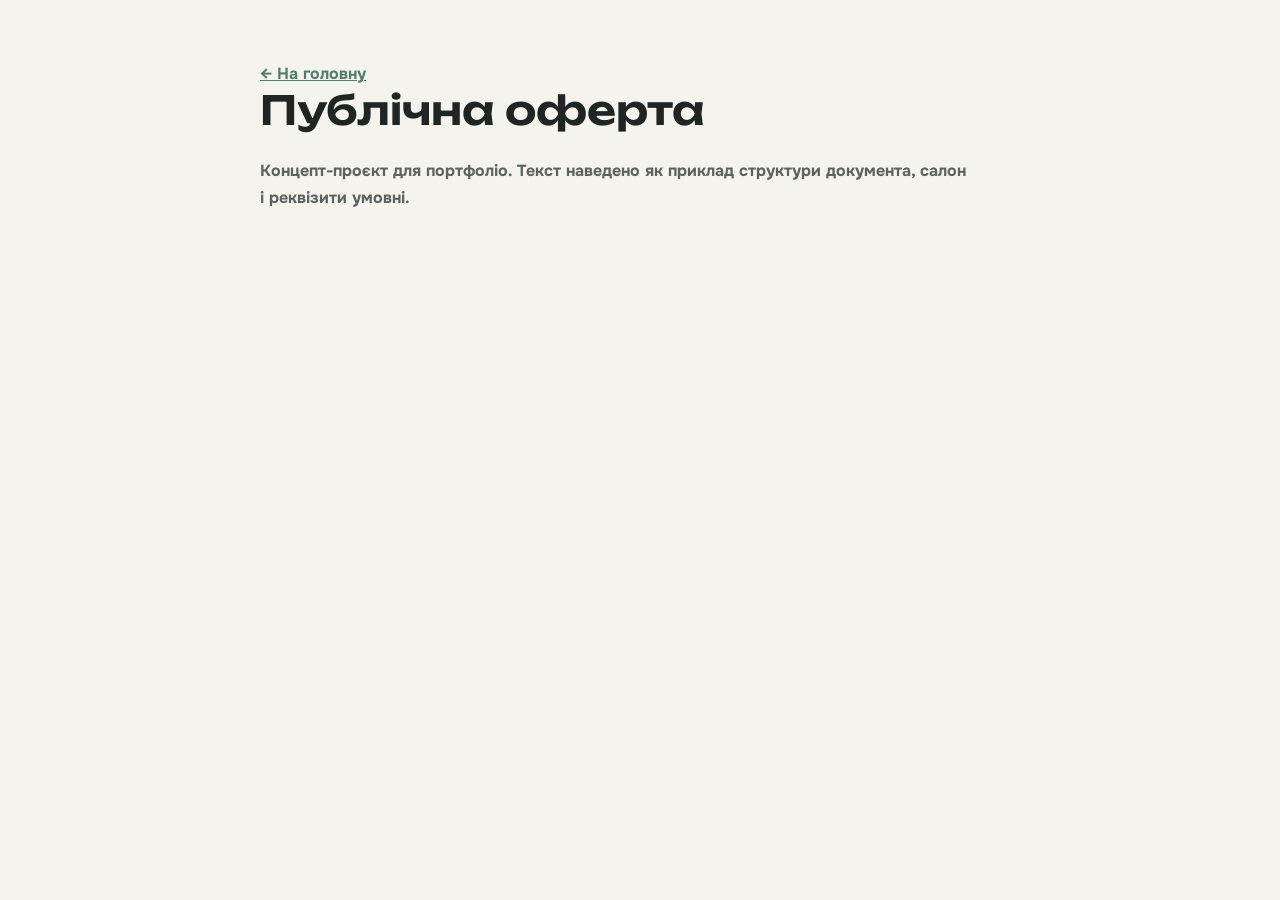
<file: offer.html>
<!DOCTYPE html>
<html lang="uk">
<head>
<meta charset="UTF-8">
<meta name="viewport" content="width=device-width, initial-scale=1">
<title>Публічна оферта — Paw Beauty Grooming</title>
<meta name="robots" content="noindex">
<link rel="icon" href="assets/img/favicon.svg" type="image/svg+xml">
<link href="https://fonts.googleapis.com/css2?family=Onest:wght@400;600&family=Unbounded:wght@600&display=swap" rel="stylesheet">
<style>
body{margin:0;font-family:'Onest',sans-serif;background:#F5F3EE;color:#1E2522;line-height:1.7}
.box{max-width:760px;margin:0 auto;padding:60px 20px}
a{color:#4F7E6B;font-weight:700}
h1{font-family:'Unbounded',sans-serif;font-weight:600;font-size:clamp(28px,4vw,40px);line-height:1.15;margin:0 0 24px}
h2{font-size:20px;margin:32px 0 8px}
p,li{color:#5B635F}
.btn{display:inline-block;margin-top:28px;background:#D9631C;color:#fff;text-decoration:none;padding:15px 26px;border-radius:14px}
</style>
</head>
<body><div class="box">
<a href="index.html">← На&nbsp;головну</a>
<h1>Публічна оферта</h1><p><b>Концепт-проєкт для&nbsp;портфоліо. Текст наведено як&nbsp;приклад структури документа, салон і&nbsp;реквізити умовні.</b></p>
</div></body>
</html>
</file>
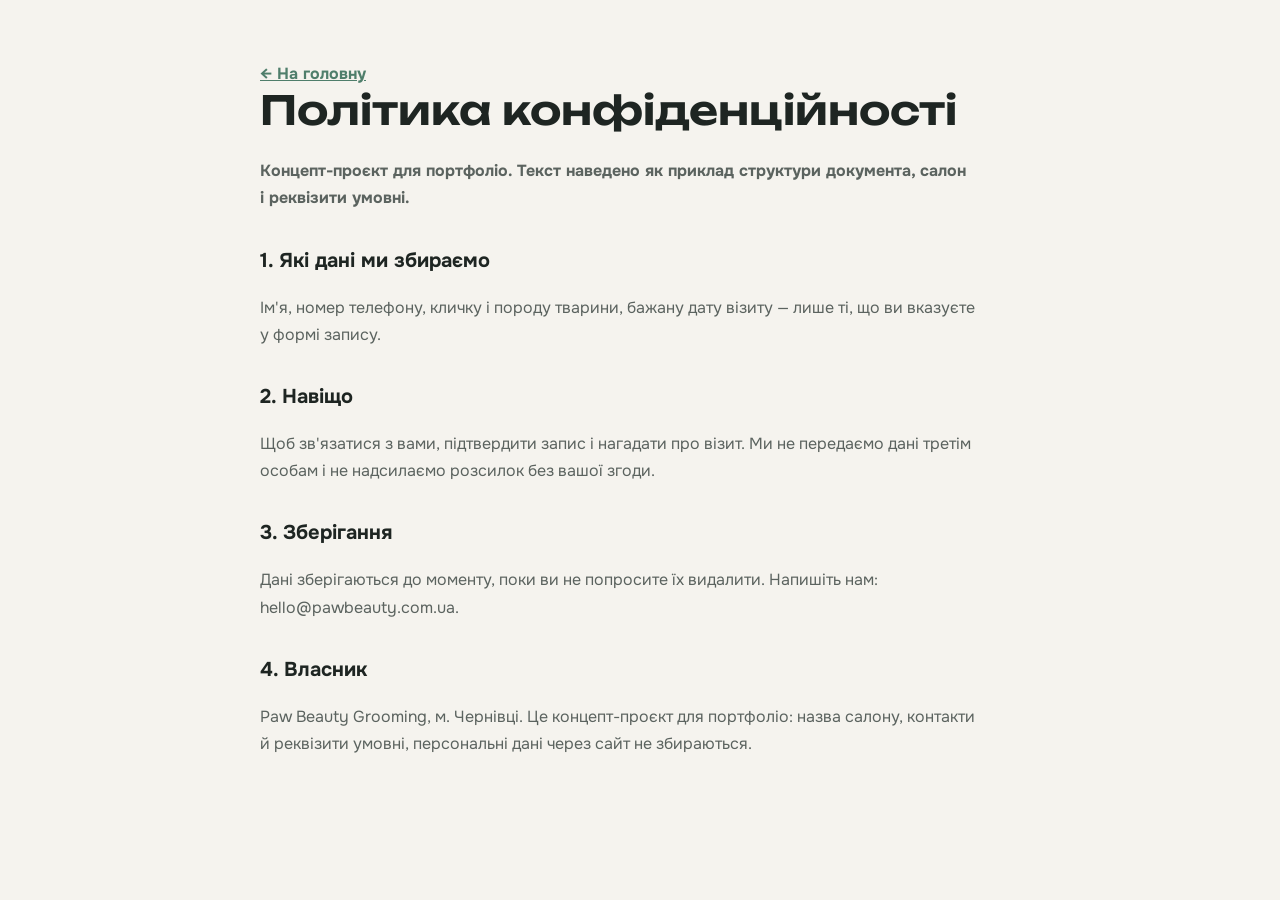
<file: privacy.html>
<!DOCTYPE html>
<html lang="uk">
<head>
<meta charset="UTF-8">
<meta name="viewport" content="width=device-width, initial-scale=1">
<title>Політика конфіденційності — Paw Beauty Grooming</title>
<meta name="robots" content="noindex">
<link rel="icon" href="assets/img/favicon.svg" type="image/svg+xml">
<link href="https://fonts.googleapis.com/css2?family=Onest:wght@400;600&family=Unbounded:wght@600&display=swap" rel="stylesheet">
<style>
body{margin:0;font-family:'Onest',sans-serif;background:#F5F3EE;color:#1E2522;line-height:1.7}
.box{max-width:760px;margin:0 auto;padding:60px 20px}
a{color:#4F7E6B;font-weight:700}
h1{font-family:'Unbounded',sans-serif;font-weight:600;font-size:clamp(28px,4vw,40px);line-height:1.15;margin:0 0 24px}
h2{font-size:20px;margin:32px 0 8px}
p,li{color:#5B635F}
.btn{display:inline-block;margin-top:28px;background:#D9631C;color:#fff;text-decoration:none;padding:15px 26px;border-radius:14px}
</style>
</head>
<body><div class="box">
<a href="index.html">← На&nbsp;головну</a>
<h1>Політика конфіденційності</h1>
<p><b>Концепт-проєкт для&nbsp;портфоліо. Текст наведено як&nbsp;приклад структури документа, салон і&nbsp;реквізити умовні.</b></p>
<h2>1. Які дані ми збираємо</h2><p>Ім&#39;я, номер телефону, кличку і&nbsp;породу тварини, бажану дату візиту&nbsp;— лише ті, що&nbsp;ви вказуєте у&nbsp;формі запису.</p>
<h2>2. Навіщо</h2><p>Щоб зв&#39;язатися з&nbsp;вами, підтвердити запис і&nbsp;нагадати про&nbsp;візит. Ми не&nbsp;передаємо дані третім особам і&nbsp;не&nbsp;надсилаємо розсилок без&nbsp;вашої згоди.</p>
<h2>3. Зберігання</h2><p>Дані зберігаються до&nbsp;моменту, поки ви не&nbsp;попросите їх видалити. Напишіть нам: hello@pawbeauty.com.ua.</p>
<h2>4. Власник</h2><p>Paw Beauty Grooming, м.&nbsp;Чернівці. Це концепт-проєкт для&nbsp;портфоліо: назва салону, контакти й&nbsp;реквізити умовні, персональні дані через сайт не&nbsp;збираються.</p>
</div></body>
</html>
</file>
<file: assets/css/style.css>
/* =========================================================
   Paw Beauty Grooming — стилі
   База: кремовий + шавлієвий зелений. Контраст (лише CTA): помаранчевий.
   ========================================================= */
:root{
  --cream:#F5F3EE;
  --white:#FFFFFF;
  --sage:#6F9F8B;
  --sage-d:#4F7E6B;
  --sage-l:#E4EEE9;
  --forest:#2F5E4E;
  --ink:#1E2522;
  --muted:#5B635F;
  --line:#E3E0D8;
  --accent:#D9631C;      /* єдиний контрастний колір — лише головні кнопки */
  --accent-d:#BC5313;
  --radius:18px;
  --radius-s:12px;
  --shadow:0 18px 50px -20px rgba(30,37,34,.25);
  --ease:cubic-bezier(.2,.8,.2,1);
  --header-h:112px;
}
*,*::before,*::after{box-sizing:border-box}
html{scroll-behavior:smooth;scroll-padding-top:90px;-webkit-text-size-adjust:100%}
body{margin:0;font-family:'Onest',system-ui,sans-serif;color:var(--ink);background:var(--white);font-size:17px;line-height:1.6;overflow-x:hidden;-webkit-font-smoothing:antialiased;
}
a,button,label,summary{cursor:pointer}
/* курсор-лапка на весь сайт (лише миша); над посиланнями і кнопками лапка стає помаранчевою */
@media (pointer:fine){
  html{cursor:url(../img/cursor-paw.svg) 9 7,auto}
  a,button,label,summary,select,[role="tab"],.gallery__item{cursor:url(../img/cursor-paw-hover.svg) 9 7,pointer}
  input:not([type="radio"]):not([type="checkbox"]),textarea{cursor:text}
}
[data-ba]{cursor:ew-resize}
/* без «висячих» слів в останньому рядку */
h1,h2,h3{text-wrap:balance}
p,li,blockquote,summary{text-wrap:pretty}
img{max-width:100%;display:block}
a{color:inherit;text-decoration:none}
h1,h2,h3{margin:0;font-family:'Unbounded','Onest',sans-serif;font-weight:600;line-height:1.18;letter-spacing:-.02em}
h2{font-size:clamp(26px,3.1vw,40px)}
/* великі цифри — тим самим акцентним шрифтом, що й заголовки */
.trust b,.svc__price b,.calc__result output,.step__num,.stat b,.gscore b,.bonus__big,.review__ava{font-family:'Unbounded','Onest',sans-serif}
h3{font-size:20px;font-weight:700}
p{margin:0;color:var(--muted)}
ul,ol{margin:0;padding:0;list-style:none}
section{padding:110px 0;position:relative}
.wrap{max-width:1200px;margin:0 auto;padding:0 24px}
.center{text-align:center}
.head{max-width:680px;margin-bottom:52px}
.head.center{margin-left:auto;margin-right:auto}
.head p{margin-top:16px;font-size:18px}
.head-row{display:flex;justify-content:space-between;align-items:flex-end;gap:24px;margin-bottom:52px;flex-wrap:wrap}
.head-row .head{margin-bottom:0}
.eyebrow{display:inline-flex;align-items:center;gap:10px;font-size:13px;font-weight:700;letter-spacing:.12em;text-transform:uppercase;color:var(--sage-d);margin-bottom:16px}
.eyebrow::before{content:"";width:24px;height:2px;border-radius:2px;background:currentColor;transition:width .9s var(--ease) calc(var(--d,0s) + .2s)}
.reveal:not(.is-in) .eyebrow::before,.reveal-scale:not(.is-in) .eyebrow::before{width:0}
/* маркер під ключовими словами заголовків: «малюється» при появі блоку */
.mark{--mark:rgba(111,159,139,.32);font-style:normal;padding:0 .06em;margin:0 -.06em;
  background:linear-gradient(transparent 58%,var(--mark) 58%,var(--mark) 92%,transparent 92%) no-repeat 0 0/0% 100%;
  transition:background-size 1.1s var(--ease) calc(var(--d,0s) + .45s);-webkit-box-decoration-break:clone;box-decoration-break:clone}
.is-in .mark{background-size:100% 100%}
.calc .mark,.contacts .mark,.booking .mark{--mark:rgba(246,197,159,.38)}
.eyebrow--light{color:#CFE3DA}
.actions{display:flex;gap:14px;justify-content:center;flex-wrap:wrap;margin-top:44px}

/* ---------- Кнопки ---------- */
.btn{position:relative;display:inline-flex;align-items:center;justify-content:center;gap:10px;padding:15px 26px;border-radius:14px;font:700 16px/1.2 'Onest',sans-serif;border:0;overflow:hidden;
  transition:transform .35s var(--ease),box-shadow .35s var(--ease),background .25s,color .25s;white-space:nowrap}
.btn--lg{padding:19px 32px;font-size:17px}
.btn--sm{padding:11px 18px;font-size:14px;border-radius:11px}
.btn--block{width:100%}
.btn--accent{background:var(--accent);color:#fff;box-shadow:0 12px 28px -10px rgba(217,99,28,.7)}
.btn--accent:hover{background:var(--accent-d);box-shadow:0 18px 36px -12px rgba(217,99,28,.8)}
.btn--ghost{background:transparent;color:var(--forest);box-shadow:inset 0 0 0 1.5px var(--sage)}
.btn--ghost:hover{background:var(--sage-l)}
.btn--light{background:rgba(255,255,255,.14);color:#fff;box-shadow:inset 0 0 0 1px rgba(255,255,255,.35)}
.btn--light:hover{background:#fff;color:var(--forest)}
.btn__arrow{transition:transform .3s var(--ease)}
.btn:hover .btn__arrow{transform:translateX(4px)}
/* відблиск, що пробігає по кнопці */
.shine::after{content:"";position:absolute;top:0;left:-60%;width:40%;height:100%;background:linear-gradient(100deg,transparent,rgba(255,255,255,.45),transparent);transform:skewX(-20deg);animation:shine 4.5s 2s infinite}
@keyframes shine{0%{left:-60%}18%,100%{left:130%}}

/* ---------- Прогрес скролу ---------- */
.scroll-progress{position:fixed;top:0;left:0;right:0;height:3px;z-index:120;pointer-events:none}
.scroll-progress__bar{display:block;height:100%;width:100%;background:linear-gradient(90deg,var(--sage),var(--accent));transform-origin:0 50%;transform:scaleX(0)}
.scroll-progress__paw{position:absolute;top:-1px;left:0;font-size:13px;transform:translateX(-50%) rotate(90deg);transition:opacity .3s;opacity:0}

/* ---------- Шапка ---------- */
.header{position:fixed;top:0;left:0;right:0;z-index:100;transition:transform .4s var(--ease),background .3s,box-shadow .3s}
.topbar{background:var(--forest);color:#DCEBE4;font-size:13px;font-weight:600;transition:margin .4s var(--ease)}
.topbar__in{display:flex;justify-content:space-between;align-items:center;height:36px;gap:16px}
.topbar__city{display:inline-flex;align-items:center;gap:6px}
.topbar__city svg{width:15px;height:15px;fill:none;stroke:currentColor;stroke-width:2}
.topbar__promo a{color:#fff;text-decoration:underline;text-underline-offset:3px}
.header__in{display:flex;align-items:center;justify-content:space-between;gap:20px;height:76px}
.header{background:rgba(255,255,255,.82);backdrop-filter:blur(14px);-webkit-backdrop-filter:blur(14px)}
.header.is-scrolled{box-shadow:0 8px 30px -18px rgba(30,37,34,.35)}
.header.is-scrolled .topbar{margin-top:-36px}
.logo{display:flex;align-items:center;gap:10px;font-weight:800;font-size:18px;letter-spacing:-.01em;line-height:1}
.logo__mark{width:40px;height:40px;border-radius:12px;background:var(--sage);display:grid;place-items:center;transition:transform .5s var(--ease)}
.logo:hover .logo__mark{transform:rotate(-12deg) scale(1.06)}
.logo__mark svg{width:24px;height:24px;fill:#fff}
.logo__text small{display:block;font-size:11px;font-weight:700;letter-spacing:.28em;text-transform:uppercase;color:var(--sage-d);margin-top:3px}
.logo--light{color:#fff}.logo--light .logo__text small{color:#BFD8CD}
.nav{display:flex;gap:28px}
.nav a{white-space:nowrap;font-weight:600;font-size:15px;color:var(--ink);position:relative;padding:6px 0}
.nav a::after{content:"";position:absolute;left:0;bottom:0;height:2px;width:100%;background:var(--sage);transform:scaleX(0);transform-origin:right;transition:transform .35s var(--ease)}
.nav a:hover::after,.nav a.is-active::after{transform:scaleX(1);transform-origin:left}
.nav__phone-mobile{display:none}
.header__right{display:flex;align-items:center;gap:16px}
.header__phone{font-weight:700;font-size:15px;white-space:nowrap}
.messengers{display:flex;gap:6px}
.msg{width:34px;height:34px;border-radius:50%;display:grid;place-items:center;background:var(--sage-l);color:var(--forest);transition:transform .3s var(--ease),background .3s,color .3s}
.msg svg{width:17px;height:17px;fill:currentColor}
.msg:hover{transform:translateY(-3px);background:var(--sage);color:#fff}
.burger{display:none;width:44px;height:44px;border:0;background:var(--sage-l);border-radius:12px;padding:0;flex-direction:column;gap:5px;align-items:center;justify-content:center}
.burger span{width:20px;height:2px;background:var(--ink);border-radius:2px;transition:transform .35s var(--ease),opacity .2s}
.burger[aria-expanded="true"] span:nth-child(1){transform:translateY(7px) rotate(45deg)}
.burger[aria-expanded="true"] span:nth-child(2){opacity:0}
.burger[aria-expanded="true"] span:nth-child(3){transform:translateY(-7px) rotate(-45deg)}

/* ---------- 1. Hero: повноекранний фон, текст по центру ---------- */
.hero{position:relative;min-height:100vh;min-height:100svh;padding:calc(var(--header-h) + 20px) 0 128px;display:flex;flex-direction:column;align-items:center;justify-content:center;color:#fff;overflow:hidden;isolation:isolate;background:#fff}
/* рамка фону: при скролі відсувається від країв і заокруглюється (--hp задає JS, від 0 до 1) */
.hero__frame{position:absolute;inset:0;z-index:-1;overflow:hidden;background:var(--forest);
  clip-path:inset(calc(var(--hp,0) * 28px) calc(var(--hp,0) * 28px) calc(var(--hp,0) * 28px) round calc(var(--hp,0) * 44px))}
.hero__slides img,.hero__video{position:absolute;inset:0;width:100%;height:100%;object-fit:cover}
.hero__slides img{opacity:0;transform:scale(1.12);transition:opacity 1.6s ease}
.hero__slides img.is-active{opacity:1;animation:kenburns 9s linear forwards}
.hero__slides img:nth-child(2n).is-active{animation-name:kenburns2}
@keyframes kenburns{from{transform:scale(1.12) translate(0,0)}to{transform:scale(1.02) translate(-1.5%,1%)}}
@keyframes kenburns2{from{transform:scale(1.02) translate(1.5%,0)}to{transform:scale(1.12) translate(-1%,-1%)}}
.hero__video{opacity:0;transition:opacity 1s}
.hero.has-video .hero__video{opacity:1}
.hero.has-video .hero__slides{display:none}
.hero__shade{position:absolute;inset:0;background:
  radial-gradient(ellipse 70% 60% at 50% 48%,rgba(18,32,27,.55),rgba(18,32,27,.15) 70%),
  linear-gradient(180deg,rgba(18,32,27,.55) 0%,rgba(18,32,27,.1) 35%,rgba(18,32,27,.25) 70%,rgba(18,32,27,.8) 100%)}
.hero__content{position:relative;max-width:980px;padding:0 24px;text-align:center;display:flex;flex-direction:column;align-items:center;will-change:transform,opacity}
.hero__title{font-size:clamp(30px,min(4.9vw,7.4vh),70px);font-weight:600;line-height:1.1;letter-spacing:-.03em;text-shadow:0 4px 40px rgba(0,0,0,.25)}
/* поява заголовка по словах (слова обгортає JS) */
.hero__title .w{display:inline-block;opacity:0;transform:translateY(40%);filter:blur(10px);animation:wordIn .9s var(--ease) forwards;animation-delay:calc(.15s + var(--i) * .07s)}
@keyframes wordIn{to{opacity:1;transform:none;filter:blur(0)}}
.rotator{position:relative;display:inline-grid;justify-items:start;transition:width .55s var(--ease);vertical-align:bottom;color:#F6C59F;padding:0 .08em;opacity:0;animation:wordIn .9s var(--ease) .5s forwards}
.rotator__word{grid-area:1/1;white-space:nowrap;opacity:0;transform:translateY(60%) rotateX(-70deg);transform-origin:50% 100%;transition:opacity .5s var(--ease),transform .6s var(--ease)}
.rotator__word.is-active{opacity:1;transform:none}
.rotator__word.is-out{opacity:0;transform:translateY(-50%) rotateX(70deg)}
.hero__lead{font-size:clamp(15px,1.25vw,17px);line-height:1.45;margin-top:20px;max-width:740px;color:rgba(255,255,255,.88)}
.hero__lead b{color:#fff}
.hero__actions{display:flex;gap:14px;flex-wrap:wrap;justify-content:center;margin-top:30px}
.btn--glass{background:rgba(255,255,255,.14);color:#fff;box-shadow:inset 0 0 0 1.5px rgba(255,255,255,.45);backdrop-filter:blur(10px);-webkit-backdrop-filter:blur(10px)}
.btn--glass:hover{background:#fff;color:var(--forest)}
.dot-live{width:8px;height:8px;border-radius:50%;background:#5BD48E;box-shadow:0 0 0 0 rgba(91,212,142,.6);animation:pulse 2s infinite;flex:none}
@keyframes pulse{70%{box-shadow:0 0 0 10px rgba(91,212,142,0)}100%{box-shadow:0 0 0 0 rgba(91,212,142,0)}}
/* скляна панель цифр унизу */
.hero__trust{position:absolute;left:50%;bottom:36px;display:flex;padding:6px;border-radius:22px;background:rgba(255,255,255,.12);box-shadow:inset 0 0 0 1px rgba(255,255,255,.22);backdrop-filter:blur(14px);-webkit-backdrop-filter:blur(14px);white-space:nowrap}
.hero .hero__trust.reveal{transform:translate(-50%,34px)}
.hero .hero__trust.is-in{transform:translate(-50%,0)}
.trust{display:flex;flex-direction:column;align-items:center;padding:10px 26px;position:relative}
.trust+.trust::before{content:"";position:absolute;left:0;top:22%;bottom:22%;width:1px;background:rgba(255,255,255,.22)}
.trust b{font-size:26px;font-weight:600;letter-spacing:-.03em;line-height:1.1}
.trust b i{font-style:normal;color:#F6C59F;font-size:20px}
.trust>span{font-size:12px;font-weight:600;color:rgba(255,255,255,.72)}
/* крутний стікер-знижка */
.hero__sticker{position:absolute;right:max(24px,calc((100vw - 1200px)/2));bottom:140px;width:124px;height:124px;border-radius:50%;background:var(--accent);color:#fff;display:grid;place-items:center;box-shadow:0 18px 40px -12px rgba(217,99,28,.7);transition:transform .4s var(--ease);animation:stickerIn 1s var(--ease) 1.6s both}
.hero__sticker:hover{transform:scale(1.08) rotate(-6deg)}
.hero__sticker svg{position:absolute;inset:0;width:100%;height:100%;animation:spin 14s linear infinite}
.hero__sticker text{font-size:11px;font-weight:800;letter-spacing:.14em;fill:#fff}
.hero__sticker b{font-size:26px;font-weight:800;letter-spacing:-.03em}
@keyframes stickerIn{from{opacity:0;transform:scale(0) rotate(-90deg)}}
/* шапка прозора, поки вона над фото */
@media (min-width:901px){
  .header.is-over-hero:not(.is-scrolled){background:transparent;backdrop-filter:none;-webkit-backdrop-filter:none}
  .header.is-over-hero:not(.is-scrolled) .nav a,
  .header.is-over-hero:not(.is-scrolled) .header__phone,
  .header.is-over-hero:not(.is-scrolled) .logo{color:#fff}
  .header.is-over-hero:not(.is-scrolled) .nav a::after{background:#fff}
  .header.is-over-hero:not(.is-scrolled) .logo__text small{color:#CFE3DA}
  .header.is-over-hero:not(.is-scrolled) .msg{background:rgba(255,255,255,.16);color:#fff}
  .header.is-over-hero:not(.is-scrolled) .logo__mark{background:rgba(255,255,255,.2)}
}
/* слід з лапок за курсором */
.paw-trail{position:fixed;pointer-events:none;z-index:5;font-size:16px;opacity:.55;animation:pawfade 1.1s forwards}
@keyframes pawfade{to{opacity:0;transform:scale(.6)}}

/* ---------- 2. Біль ---------- */
.pain{background:#fff;padding-top:90px}
.pain__grid{display:grid;grid-template-columns:1fr auto 1fr;gap:28px;align-items:center}
.pain__col{border-radius:var(--radius);padding:34px}
.pain__col h3{margin-bottom:18px;font-size:18px;text-transform:uppercase;letter-spacing:.06em}
.pain__col li{position:relative;padding:12px 0 12px 38px;font-weight:600;border-bottom:1px dashed rgba(0,0,0,.08)}
.pain__col li:last-child{border:0}
.pain__col li::before{position:absolute;left:0;top:11px;width:26px;height:26px;border-radius:50%;display:grid;place-items:center;font-size:13px;font-weight:800}
.pain__col--bad{background:#F8F1EE;color:#6E4B40}
.pain__col--bad h3{color:#A1543A}
.pain__col--bad li::before{content:"✕";background:#F1DCD3;color:#A1543A}
.pain__col--good{background:var(--sage-l);color:var(--forest);box-shadow:var(--shadow)}
.pain__col--good li::before{content:"✓";background:var(--sage);color:#fff}
.pain__arrow{font-size:34px;color:var(--sage);font-weight:800;animation:nudge 1.8s ease-in-out infinite}
@keyframes nudge{50%{transform:translateX(8px)}}

/* ---------- 3. Переваги ---------- */
.features{padding:20px 0 110px}
.features__grid{display:grid;grid-template-columns:repeat(4,1fr);gap:20px}
.feature{position:relative;padding:30px 26px;border-radius:var(--radius);background:var(--cream);overflow:hidden;transition:transform .45s var(--ease)}
.feature:hover{transform:translateY(-6px)}
.feature__ico{width:64px;height:64px;border-radius:18px;background:#fff;display:grid;place-items:center;margin-bottom:22px;transition:transform .5s var(--ease)}
.feature:hover .feature__ico{transform:rotate(-8deg) scale(1.08)}
.feature__ico img{width:38px;height:38px;object-fit:contain}
.feature h3{margin-bottom:10px}
.feature p{font-size:15px}
/* «прожектор» за курсором на картках */
.spotlight::before{content:"";position:absolute;inset:0;background:radial-gradient(260px circle at var(--mx,50%) var(--my,50%),rgba(111,159,139,.22),transparent 60%);opacity:0;transition:opacity .3s;pointer-events:none}
.spotlight:hover::before{opacity:1}

/* ---------- 4. Послуги ---------- */
.services{background:var(--cream)}
.filter{position:relative;display:flex;background:#fff;border-radius:14px;padding:5px;box-shadow:0 6px 20px -12px rgba(0,0,0,.2)}
.filter__btn{position:relative;z-index:1;border:0;background:none;padding:11px 20px;font:700 15px 'Onest',sans-serif;color:var(--muted);transition:color .3s}
.filter__btn.is-active{color:#fff}
.filter__pill{position:absolute;top:5px;bottom:5px;left:5px;border-radius:10px;background:var(--sage);transition:transform .45s var(--ease),width .45s var(--ease)}
.services__grid{display:grid;grid-template-columns:repeat(3,1fr);gap:24px}
.svc{background:#fff;border-radius:var(--radius);overflow:hidden;display:flex;flex-direction:column;transition:transform .45s var(--ease),box-shadow .45s var(--ease),opacity .35s}
.svc:hover{transform:translateY(-8px);box-shadow:var(--shadow)}
.svc.is-hidden{display:none}
.svc__img{position:relative;aspect-ratio:3/2;overflow:hidden}
.svc__img img{width:100%;height:100%;object-fit:cover;transition:transform .8s var(--ease)}
.svc:hover .svc__img img{transform:scale(1.07)}
.svc__tag{position:absolute;top:14px;left:14px;background:#fff;color:var(--accent-d);font-size:12px;font-weight:800;padding:6px 10px;border-radius:8px}
.svc__body{padding:24px;display:flex;flex-direction:column;flex:1}
.svc__top{display:flex;justify-content:space-between;align-items:flex-start;gap:12px;margin-bottom:14px}
.svc__time{flex:none;font-size:12px;font-weight:700;color:var(--sage-d);background:var(--sage-l);padding:5px 9px;border-radius:8px}
.svc__list{margin-bottom:22px}
.svc__list li{position:relative;padding:4px 0 4px 22px;font-size:15px;color:var(--muted)}
.svc__list li::before{content:"";position:absolute;left:2px;top:12px;width:10px;height:6px;border-left:2px solid var(--sage);border-bottom:2px solid var(--sage);transform:rotate(-45deg)}
.svc__foot{margin-top:auto;display:flex;justify-content:space-between;align-items:center;padding-top:18px;border-top:1px solid var(--line)}
.svc__price{font-size:15px;color:var(--muted)}
.svc__price b{font-size:26px;color:var(--ink);font-weight:800}
.svc__btn{font-weight:700;color:var(--forest);font-size:15px;transition:color .2s,transform .3s var(--ease)}
.svc__btn:hover{color:var(--accent);transform:translateX(4px)}

/* ---------- 5. Калькулятор ---------- */
.calc{padding:90px 0}
.calc__box{background:var(--forest);border-radius:32px;padding:56px;display:grid;grid-template-columns:.8fr 1.2fr;gap:56px;color:#fff;position:relative;overflow:hidden}
.calc__box::before{content:"🐾";position:absolute;font-size:260px;right:-40px;bottom:-80px;opacity:.05;transform:rotate(-20deg)}
.calc__intro h2{color:#fff;font-size:clamp(26px,3vw,38px)}
.calc__intro p{color:#C9DDD4;margin-top:18px}
.calc__form fieldset{border:0;margin:0 0 20px;padding:0}
.calc__form legend{font-size:13px;font-weight:700;text-transform:uppercase;letter-spacing:.1em;color:#A9C9BC;margin-bottom:10px}
.chips{display:flex;flex-wrap:wrap;gap:8px}
.chip input{position:absolute;opacity:0;pointer-events:none}
.chip span{display:inline-block;padding:10px 16px;border-radius:12px;background:rgba(255,255,255,.08);box-shadow:inset 0 0 0 1px rgba(255,255,255,.18);font-size:14px;font-weight:600;transition:background .25s,color .25s,transform .25s var(--ease)}
.chip:hover span{background:rgba(255,255,255,.16)}
.chip input:checked+span{background:#fff;color:var(--forest);transform:scale(1.04)}
.chip input:focus-visible+span{outline:2px solid #fff;outline-offset:2px}
.calc__result{display:flex;justify-content:space-between;align-items:center;gap:20px;flex-wrap:wrap;margin-top:28px;padding-top:26px;border-top:1px solid rgba(255,255,255,.15)}
.calc__result small{display:block;color:#A9C9BC;font-weight:600;font-size:13px}
.calc__result output{font-size:40px;font-weight:600;letter-spacing:-.03em}

/* ---------- 6. Етапи ---------- */
.steps{overflow:hidden}
.steps .wrap{position:relative}
.steps__list{display:grid;grid-template-columns:repeat(4,1fr);gap:28px;position:relative;isolation:isolate}
/* пунктирна лінія між етапами «домальовується» при скролі (--p задає JS) */
.steps__list::before{content:"";position:absolute;top:35px;left:12.5%;right:12.5%;border-top:2px dashed var(--sage);transform:scaleX(var(--p,0));transform-origin:left;z-index:-1}
.step{position:relative}
/* сліди лапок на лінії: кожен з'являється, коли лінія «доросла» до нього (--p задає JS) */
.steps__paws{position:absolute;top:35px;left:12.5%;right:12.5%;height:0;z-index:-1;pointer-events:none}
.steps__paws span{--v:clamp(0,calc((var(--p,0) - var(--at)) * 14),1);position:absolute;left:calc(var(--at) * 100%);top:0;width:24px;height:24px;
  background:var(--sage-d);opacity:calc(var(--v) * .75);
  -webkit-mask:url(../img/cursor-paw.svg) center/contain no-repeat;mask:url(../img/cursor-paw.svg) center/contain no-repeat;
  transform:translate(-50%,-150%) rotate(115deg) scale(calc(.4 + var(--v) * .6))}
.steps__paws span:nth-child(2n){transform:translate(-50%,50%) rotate(115deg) scale(calc(.4 + var(--v) * .6))}
.step{text-align:center;padding:0 8px}
.step__num{width:72px;height:72px;margin:0 auto 22px;border-radius:50%;background:#fff;box-shadow:inset 0 0 0 2px var(--sage);display:grid;place-items:center;font-size:26px;font-weight:800;color:var(--forest);transition:background .5s,color .5s}
.step.is-in .step__num{background:var(--sage);color:#fff}
.step h3{margin-bottom:8px}
.step p{font-size:15px}

/* ---------- 7. Довіра (bento) ---------- */
.trustb{background:var(--cream)}
.bento{display:grid;grid-template-columns:repeat(3,1fr);grid-template-rows:280px 280px;gap:20px}
.bento__item{position:relative;border-radius:var(--radius);overflow:hidden;color:#fff;isolation:isolate}
.bento__item img{position:absolute;inset:0;width:100%;height:100%;object-fit:cover;z-index:-2;transition:transform 1s var(--ease)}
.bento__item::after{content:"";position:absolute;inset:0;background:linear-gradient(180deg,rgba(20,30,26,0) 30%,rgba(20,30,26,.85));z-index:-1}
.bento__item:hover img{transform:scale(1.06)}
.bento__item--big{grid-column:span 2}
.bento__item--wide{grid-column:span 2}
.bento__txt{position:absolute;left:0;right:0;bottom:0;padding:26px}
.bento__n{display:inline-block;font-size:12px;font-weight:800;background:rgba(255,255,255,.2);backdrop-filter:blur(6px);padding:4px 9px;border-radius:8px;margin-bottom:10px}
.bento__txt h3{color:#fff;font-size:22px;margin-bottom:6px}
.bento__txt p{color:rgba(255,255,255,.85);font-size:15px;max-width:460px}
.stats{display:grid;grid-template-columns:repeat(4,1fr);gap:20px;margin-top:20px}
.stat{background:#fff;border-radius:var(--radius);padding:26px;text-align:center}
.stat b{display:block;font-size:44px;font-weight:600;color:var(--forest);letter-spacing:-.03em;line-height:1.1}
.stat>span{font-size:14px;font-weight:600;color:var(--muted)}

/* ---------- 8. До/Після ---------- */
.ba-grid{display:grid;grid-template-columns:repeat(3,1fr);gap:24px}
.ba{position:relative;margin:0;border-radius:var(--radius);overflow:hidden;aspect-ratio:688/768;user-select:none;touch-action:pan-y;--pos:50%}
.ba__img,.ba__before img{width:100%;height:100%;object-fit:cover}
.ba__before{position:absolute;inset:0;clip-path:inset(0 calc(100% - var(--pos)) 0 0)}
.ba__handle{position:absolute;top:0;bottom:0;left:var(--pos);width:3px;background:#fff;transform:translateX(-50%);box-shadow:0 0 12px rgba(0,0,0,.25)}
.ba__handle span{position:absolute;top:50%;left:50%;width:46px;height:46px;border-radius:50%;background:#fff;color:var(--forest);display:grid;place-items:center;font-weight:800;font-size:20px;transform:translate(-50%,-50%);box-shadow:0 8px 20px rgba(0,0,0,.25);transition:transform .25s var(--ease)}
.ba.is-drag .ba__handle span{transform:translate(-50%,-50%) scale(1.15)}
.ba__label{position:absolute;top:14px;padding:5px 11px;border-radius:8px;font-size:12px;font-weight:800;text-transform:uppercase;letter-spacing:.08em;background:rgba(0,0,0,.45);color:#fff;backdrop-filter:blur(4px)}
.ba__label--l{left:14px}.ba__label--r{right:14px;background:var(--sage)}
.ba figcaption{position:absolute;left:12px;right:12px;bottom:12px;background:rgba(255,255,255,.92);border-radius:10px;padding:9px 12px;font-size:13px;font-weight:700;text-align:center}

/* ---------- 9. Команда ---------- */
.team{background:var(--sage-l)}
.team__grid{display:grid;grid-template-columns:repeat(3,1fr);gap:24px}
.member{background:#fff;border-radius:var(--radius);overflow:hidden;transition:transform .45s var(--ease),box-shadow .45s}
.member:hover{transform:translateY(-8px);box-shadow:var(--shadow)}
.member__photo{position:relative;aspect-ratio:4/4.3;overflow:hidden}
.member__photo img{width:100%;height:100%;object-fit:cover;object-position:top;transition:transform .8s var(--ease)}
.member:hover .member__photo img{transform:scale(1.05)}
.member__exp{position:absolute;right:14px;top:14px;background:#fff;border-radius:10px;padding:6px 10px;font-size:13px;font-weight:800;color:var(--forest)}
.member__body{padding:22px 24px 26px}
.member__role{font-weight:600;color:var(--sage-d);margin:4px 0 14px;font-size:15px}
.member__breeds{display:flex;flex-wrap:wrap;gap:6px;margin-bottom:20px}
.member__breeds span{font-size:13px;font-weight:600;padding:5px 10px;border-radius:20px;background:var(--cream);color:var(--ink)}
.member__btn{font-weight:700;color:var(--forest);transition:color .2s}
.member__btn:hover{color:var(--accent)}

/* ---------- 10. Гарантія ---------- */
.guarantee{padding:90px 0}
.guarantee__box{display:grid;grid-template-columns:auto 1fr;gap:48px;align-items:center;background:var(--cream);border-radius:32px;padding:52px;border:2px dashed #CFDDD6}
.guarantee__seal{position:relative;width:170px;height:170px}
.guarantee__seal svg{width:100%;height:100%;animation:spin 22s linear infinite}
.guarantee__seal text{font-size:12px;font-weight:800;letter-spacing:.1em;fill:var(--forest)}
.guarantee__seal>span{position:absolute;inset:34px;border-radius:50%;background:var(--sage);display:grid;place-items:center;font-size:42px}
@keyframes spin{to{transform:rotate(360deg)}}
.guarantee h2{font-size:clamp(26px,3vw,36px);margin-bottom:20px}
.guarantee__list li{position:relative;padding:8px 0 8px 34px;color:var(--muted)}
.guarantee__list li::before{content:"✓";position:absolute;left:0;top:9px;width:22px;height:22px;border-radius:50%;background:var(--sage);color:#fff;font-size:12px;font-weight:800;display:grid;place-items:center}
.guarantee__list b{color:var(--ink)}

/* ---------- 11. Відгуки ---------- */
.reviews{background:#fff;overflow:hidden}
.reviews__head{display:flex;justify-content:space-between;align-items:flex-end;gap:24px;flex-wrap:wrap;margin-bottom:52px}
.reviews__head .head{margin-bottom:0}
.gscore{display:grid;grid-template-columns:auto auto;column-gap:14px;align-items:center;background:var(--cream);padding:18px 24px;border-radius:var(--radius);transition:transform .3s var(--ease)}
.gscore:hover{transform:translateY(-4px)}
.gscore b{grid-row:span 2;font-size:44px;font-weight:600;letter-spacing:-.03em}
.gscore__stars{color:#F2A93B;letter-spacing:2px}
.gscore small{font-weight:700;color:var(--forest);font-size:14px}
.marquee{overflow:hidden;-webkit-mask:linear-gradient(90deg,transparent,#000 6%,#000 94%,transparent);mask:linear-gradient(90deg,transparent,#000 6%,#000 94%,transparent)}
.marquee__track{display:flex;gap:22px;width:max-content;animation:marquee 45s linear infinite;padding:10px 0}
.marquee:hover .marquee__track{animation-play-state:paused}
@keyframes marquee{to{transform:translateX(calc(-50% - 11px))}}
.review{margin:0;width:380px;background:var(--cream);border-radius:var(--radius);padding:28px;display:flex;flex-direction:column;gap:16px}
.review__stars{color:#F2A93B;letter-spacing:2px}
.review p{color:var(--ink);font-size:16px}
.review footer{display:flex;align-items:center;gap:12px;margin-top:auto}
.review__ava{width:42px;height:42px;border-radius:50%;background:var(--sage);color:#fff;display:grid;place-items:center;font-weight:800}
.review footer b{display:block;font-size:15px}
.review footer small{color:var(--muted);font-size:13px}

/* ---------- 12. Галерея ---------- */
.gallery{background:var(--cream);overflow:hidden}
.gallery__arrows{display:flex;gap:10px}
.arrow{width:52px;height:52px;border-radius:50%;border:0;background:#fff;font-size:20px;color:var(--forest);box-shadow:0 6px 18px -10px rgba(0,0,0,.3);transition:background .25s,color .25s,transform .3s var(--ease)}
.arrow:hover{background:var(--sage);color:#fff;transform:scale(1.08)}
.gallery__track{display:flex;gap:20px;overflow-x:auto;scroll-snap-type:x mandatory;padding:0 max(24px,calc((100vw - 1200px)/2 + 24px)) 10px;scrollbar-width:none;cursor:grab}
.gallery__track::-webkit-scrollbar{display:none}
.gallery__track.is-drag{cursor:grabbing;scroll-snap-type:none}
.gallery__item{flex:none;width:min(520px,80vw);aspect-ratio:4/3;border:0;padding:0;border-radius:var(--radius);overflow:hidden;scroll-snap-align:start;background:none}
.gallery__item img{width:100%;height:100%;object-fit:cover;transition:transform .8s var(--ease);pointer-events:none}
.gallery__item:hover img{transform:scale(1.05)}

/* ---------- 13. Бонуси ---------- */
.bonus__grid{display:grid;grid-template-columns:repeat(4,1fr);gap:20px}
.bonus__card{background:var(--cream);border-radius:var(--radius);padding:16px 16px 24px;transition:transform .45s var(--ease)}
.bonus__card:hover{transform:translateY(-6px) rotate(-.6deg)}
.bonus__card img{border-radius:12px;aspect-ratio:4/3;object-fit:cover;width:100%;margin-bottom:18px}
.bonus__card h3{font-size:18px;margin:0 8px 8px}
.bonus__card p{font-size:14px;margin:0 8px}
.bonus__card--hot{background:var(--forest);color:#fff;padding:28px 24px;display:flex;flex-direction:column;align-items:flex-start;position:relative;overflow:hidden}
.bonus__card--hot h3{color:#fff;margin:0 0 10px}
.bonus__card--hot p{color:#C9DDD4;margin:0 0 22px}
.bonus__badge{font-size:12px;font-weight:800;text-transform:uppercase;letter-spacing:.08em;background:rgba(255,255,255,.14);padding:5px 10px;border-radius:8px}
.bonus__big{font-size:76px;font-weight:600;letter-spacing:-.05em;line-height:1;margin:22px 0 4px;background:linear-gradient(90deg,#fff,#F6C59F,#fff);background-size:200% 100%;-webkit-background-clip:text;background-clip:text;color:transparent;animation:grad 4s linear infinite}
@keyframes grad{to{background-position:-200% 0}}
.bonus__card--hot .btn{margin-top:auto}

/* ---------- 14. FAQ ---------- */
.faq{background:var(--cream)}
.faq__grid{display:grid;grid-template-columns:.8fr 1.2fr;gap:64px;align-items:start}
.faq__side{position:sticky;top:110px}
.faq__side p{margin-top:16px}
.faq__cta{display:flex;gap:10px;margin-top:26px;flex-wrap:wrap}
.qa{background:#fff;border-radius:var(--radius-s);margin-bottom:10px;transition:box-shadow .3s}
.qa[open]{box-shadow:0 12px 30px -18px rgba(0,0,0,.3)}
.qa summary{list-style:none;padding:22px 64px 22px 24px;font-weight:700;font-size:17px;position:relative}
.qa summary::-webkit-details-marker{display:none}
.qa summary::after{content:"+";position:absolute;right:20px;top:50%;width:32px;height:32px;margin-top:-16px;border-radius:50%;background:var(--sage-l);color:var(--forest);display:grid;place-items:center;font-size:22px;font-weight:500;transition:transform .35s var(--ease),background .3s,color .3s}
.qa[open] summary::after{transform:rotate(135deg);background:var(--sage);color:#fff}
.qa__a{padding:0 24px 22px;animation:qa .45s var(--ease)}
@keyframes qa{from{opacity:0;transform:translateY(-8px)}}

/* ---------- 15. Контакти ---------- */
.contacts{display:grid;grid-template-columns:1fr 1fr;padding:0;min-height:520px}
.contacts__map iframe{width:100%;height:100%;min-height:420px;border:0;display:block;filter:grayscale(.3) contrast(1.05)}
.contacts__info{background:var(--sage-d);color:#fff;padding:72px 64px}
.contacts__info h2{color:#fff;margin-bottom:30px;font-size:clamp(26px,3vw,38px)}
.contacts__list li{display:grid;grid-template-columns:130px 1fr;gap:12px;padding:12px 0;border-bottom:1px solid rgba(255,255,255,.18)}
.contacts__list span{color:#CFE3DA;font-size:14px;font-weight:600}
.contacts__btns{display:flex;gap:10px;margin-top:30px;flex-wrap:wrap}

/* ---------- 16. Форма ---------- */
.booking{background:linear-gradient(rgba(30,52,44,.88),rgba(30,52,44,.92)),url('../img/booking-bg.jpg') center/cover;color:#fff}
.booking__box{display:grid;grid-template-columns:1fr 1fr;gap:64px;align-items:center}
.booking__copy h2{color:#fff}
.booking__copy>p{color:#C9DDD4;margin-top:18px;font-size:18px}
.booking__checks{margin:28px 0}
.booking__checks li{position:relative;padding:8px 0 8px 36px;font-weight:600}
.booking__checks li::before{content:"✓";position:absolute;left:0;top:8px;width:24px;height:24px;border-radius:50%;background:var(--sage);display:grid;place-items:center;font-size:13px}
.booking__phone{color:#C9DDD4}
.booking__phone b{color:#fff}
.booking__form{position:relative;background:#fff;border-radius:28px;padding:36px;color:var(--ink);box-shadow:0 40px 80px -30px rgba(0,0,0,.5);overflow:hidden}
.field{position:relative;margin-bottom:14px}
.field input,.field select{width:100%;height:58px;border:1.5px solid var(--line);border-radius:14px;padding:22px 16px 6px;font:600 16px 'Onest',sans-serif;color:var(--ink);background:#fff;transition:border-color .25s,box-shadow .25s;appearance:none;-webkit-appearance:none}
.field--select select{background:url("data:image/svg+xml,%3Csvg xmlns='http://www.w3.org/2000/svg' width='12' height='8'%3E%3Cpath d='M1 1l5 5 5-5' stroke='%234F7E6B' stroke-width='2' fill='none'/%3E%3C/svg%3E") right 16px center no-repeat #fff;padding-right:40px}
.field input:focus,.field select:focus{outline:0;border-color:var(--sage);box-shadow:0 0 0 4px rgba(111,159,139,.18)}
.field label{position:absolute;left:17px;top:18px;font-size:16px;color:var(--muted);pointer-events:none;transition:all .2s var(--ease)}
.field input:focus+label,.field input:not(:placeholder-shown)+label,.field--select label,.label--fixed{top:8px;font-size:12px;font-weight:700;color:var(--sage-d)}
.field__err{display:none;color:#C0392B;font-size:13px;margin-top:4px}
.field.is-error input{border-color:#E57368}
.field.is-error .field__err{display:block}
.field-row{display:grid;grid-template-columns:1fr 1fr;gap:12px}
.booking__legal{font-size:13px;text-align:center;margin-top:14px}
.booking__legal a{text-decoration:underline}
.booking__success{position:absolute;inset:0;background:#fff;display:flex;flex-direction:column;align-items:center;justify-content:center;text-align:center;padding:36px;opacity:0;visibility:hidden;transform:scale(.96);transition:all .5s var(--ease)}
.booking__form.is-sent .booking__success{opacity:1;visibility:visible;transform:none}
.booking__success-ico{width:90px;height:90px;border-radius:50%;background:var(--sage-l);display:grid;place-items:center;font-size:44px;margin-bottom:20px;animation:pop .6s var(--ease)}
.booking__success h3{font-size:26px;margin-bottom:8px}
@keyframes pop{from{transform:scale(0)}60%{transform:scale(1.15)}}
.field.is-flash input,.field.is-flash select{animation:flash 1.2s var(--ease)}
@keyframes flash{30%{border-color:var(--accent);box-shadow:0 0 0 5px rgba(217,99,28,.18)}}

/* ---------- Футер ---------- */
.footer{background:#1F3B32;color:#BFD3CA;padding:64px 0;font-size:15px}
.footer__grid{display:grid;grid-template-columns:1.3fr 1fr 1fr 1fr;gap:40px}
.footer__about{color:#9FB9AE;margin-top:16px;font-size:14px;max-width:260px}
.footer__nav,.footer__contacts,.footer__legal{display:flex;flex-direction:column;gap:10px}
.footer a:hover{color:#fff}
.footer__legal span{font-size:13px;color:#86A398}

/* ---------- Мобільна панель ---------- */
.mbar{display:none}

/* ---------- Попап ---------- */
.popup{position:fixed;inset:0;z-index:200;background:rgba(20,30,26,.55);backdrop-filter:blur(6px);display:grid;place-items:center;padding:20px;animation:fade .3s}
.popup[hidden]{display:none}
.popup__card{position:relative;background:#fff;border-radius:28px;padding:44px 36px 32px;max-width:440px;text-align:center;animation:pop .5s var(--ease)}
.popup__paw{font-size:52px;margin-bottom:10px;display:inline-block;animation:wiggle 1.4s ease-in-out infinite}
@keyframes wiggle{25%{transform:rotate(-10deg)}75%{transform:rotate(10deg)}}
.popup__card h3{font-size:24px;margin-bottom:10px}
.popup__form{display:flex;flex-direction:column;gap:10px;margin:22px 0 12px}
.popup__form input{height:54px;border:1.5px solid var(--line);border-radius:14px;padding:0 16px;font:600 16px 'Onest',sans-serif;text-align:center}
.popup__form input:focus{outline:0;border-color:var(--sage)}
.popup__card small{color:var(--muted)}
.popup__close,.lightbox__close{position:absolute;top:14px;right:14px;width:38px;height:38px;border-radius:50%;border:0;background:var(--cream);font-size:24px;line-height:1}
@keyframes fade{from{opacity:0}}

/* ---------- Лайтбокс ---------- */
.lightbox{position:fixed;inset:0;z-index:200;background:rgba(15,22,19,.9);display:grid;place-items:center;padding:30px;animation:fade .3s}
.lightbox[hidden]{display:none}
.lightbox img{max-height:86vh;border-radius:16px;animation:pop .45s var(--ease)}
.lightbox__close{background:#fff;top:20px;right:20px}

#confetti{position:fixed;inset:0;pointer-events:none;z-index:300;width:100%;height:100%}

/* ---------- Анімації появи ---------- */
.reveal{opacity:0;transform:translateY(34px);transition:opacity .9s var(--ease) var(--d,0s),transform .9s var(--ease) var(--d,0s)}
.reveal-scale{opacity:0;transform:scale(.94);transition:opacity 1s var(--ease) var(--d,0s),transform 1s var(--ease) var(--d,0s)}
.is-in.reveal,.is-in.reveal-scale{opacity:1;transform:none}
/* фото в картках відкриваються «шторкою» знизу вгору */
.svc__img img,.member__photo img{clip-path:inset(0 0 0 0);transition:transform .8s var(--ease),clip-path 1.1s var(--ease) calc(var(--d,0s) + .15s)}
.svc:not(.is-in) .svc__img img,.member:not(.is-in) .member__photo img{clip-path:inset(100% 0 0 0);transform:scale(1.15)}
/* 3D-нахил карток за мишкою (кути задає JS) */
.tilt.is-in:hover{transform:perspective(900px) translateY(-8px) rotateX(var(--rx,0deg)) rotateY(var(--ry,0deg))}
.tilt.is-tilting{transition:transform .18s ease-out,opacity .9s var(--ease)}
/* песик-коргі, що мандрує сторінкою (JS: dogFly) — шар у координатах документа */
.dogfly{position:absolute;left:0;top:0;z-index:30;pointer-events:none;will-change:transform;transform-origin:50% 100%}
.dogfly__pose{display:block;width:auto;max-width:none}
.dogfly__spr{display:none;background-repeat:no-repeat}
/* відбиток лапки там, де клікнули */
.paw-stamp{position:fixed;z-index:200;width:30px;height:30px;margin:-15px 0 0 -15px;pointer-events:none;fill:var(--sage);animation:stamp .9s var(--ease) forwards}
@keyframes stamp{0%{opacity:0;transform:rotate(var(--r)) scale(1.8)}25%{opacity:.85;transform:rotate(var(--r)) scale(.9)}40%{transform:rotate(var(--r)) scale(1)}100%{opacity:0;transform:rotate(var(--r)) scale(1) translateY(-6px)}}

/* ---------- Адаптив ---------- */
@media (max-width:1320px){
  .messengers{display:none}
  .nav{gap:20px}
}
@media (max-width:1100px){
  .nav{gap:18px}
  .header__phone,.messengers{display:none}
  .features__grid,.bonus__grid{grid-template-columns:repeat(2,1fr)}
  .services__grid{grid-template-columns:repeat(2,1fr)}
}
@media (max-width:900px){
  :root{--header-h:100px}
  section{padding:76px 0}
  .burger{display:flex}
  .header__in{height:64px}
  .topbar__promo{display:none}
  .nav{position:fixed;top:100px;left:0;right:0;flex-direction:column;gap:0;background:#fff;padding:12px 24px 24px;box-shadow:0 20px 40px -20px rgba(0,0,0,.3);transform:translateY(-12px);opacity:0;visibility:hidden;transition:all .35s var(--ease)}
  .header.is-scrolled .nav{top:64px}
  .nav.is-open{transform:none;opacity:1;visibility:visible}
  .nav a{padding:14px 0;font-size:17px;border-bottom:1px solid var(--line)}
  .nav a::after{display:none}
  .nav__phone-mobile{display:block;color:var(--accent-d)}
  .header__right .btn{display:none}
  .hero{padding-top:calc(var(--header-h) + 130px);padding-bottom:190px}
  .hero__trust{flex-wrap:wrap;justify-content:center;width:calc(100% - 32px);white-space:normal}
  .trust{padding:8px 16px;flex:1 1 40%}
  .trust:nth-child(3)::before{display:none}
  .hero__sticker{width:96px;height:96px;bottom:auto;top:calc(var(--header-h) + 14px);right:14px}
  .hero__sticker b{font-size:20px}
  .hero__sticker text{font-size:12.5px}
  .pain__grid{grid-template-columns:1fr}
  .pain__arrow{transform:rotate(90deg);justify-self:center;animation:none}
  .calc__box{grid-template-columns:1fr;padding:36px 24px;gap:28px}
  .steps__list{grid-template-columns:1fr 1fr;row-gap:44px}
  .steps__list::before{display:none}
  .bento{grid-template-columns:1fr 1fr;grid-template-rows:auto}
  .bento__item{min-height:260px}
  .bento__item--big,.bento__item--wide{grid-column:span 2}
  .stats{grid-template-columns:1fr 1fr}
  .ba-grid{grid-template-columns:1fr;max-width:460px;margin:0 auto}
  .team__grid{grid-template-columns:1fr;max-width:420px;margin:0 auto}
  .guarantee__box{grid-template-columns:1fr;text-align:left;padding:36px 24px;gap:24px}
  .guarantee__seal{width:120px;height:120px}
  .guarantee__seal>span{inset:24px;font-size:30px}
  .faq__grid,.booking__box{grid-template-columns:1fr;gap:36px}
  .faq__side{position:static}
  .contacts{grid-template-columns:1fr}
  .contacts__info{padding:52px 24px}
  .contacts__map{order:2}
  .footer__grid{grid-template-columns:1fr 1fr}
  .footer{padding-bottom:110px}
  .mbar{display:flex;position:fixed;left:12px;right:12px;bottom:12px;z-index:90;gap:8px;padding:8px;background:rgba(255,255,255,.92);backdrop-filter:blur(12px);border-radius:18px;box-shadow:0 16px 40px -14px rgba(0,0,0,.4);transform:translateY(140%);transition:transform .45s var(--ease)}
  .mbar.is-visible{transform:none}
  .mbar__btn{width:50px;height:50px;flex:none;border-radius:13px;background:var(--sage-l);display:grid;place-items:center;color:var(--forest)}
  .mbar__btn svg{width:22px;height:22px;fill:currentColor}
  .mbar__btn:first-child svg{fill:none;stroke:currentColor;stroke-width:2}
  .mbar__main{flex:1;padding:0}
}
@media (max-width:600px){
  body{font-size:16px}
  .wrap{padding:0 16px}
  .head{margin-bottom:36px}
  .hero{padding-top:calc(var(--header-h) + 30px);padding-bottom:140px}
  .hero__trust{bottom:16px}
  .trust{padding:6px 8px}
  .trust>span{font-size:11px}
  .hero__sticker{display:none}
  .hero__video{object-position:62% 50%}
  .hero__title{font-size:30px}
  .hero__actions{width:100%}
  .hero__actions .btn{width:100%}
  .trust b{font-size:20px}
  .features__grid,.services__grid,.bonus__grid{grid-template-columns:1fr}
  .filter{width:100%}.filter__btn{flex:1;padding:11px 8px}
  .calc__result output{font-size:32px}
  .calc__result .btn{width:100%}
  .steps__list{grid-template-columns:1fr}
  .bento{grid-template-columns:1fr}
  .bento__item--big,.bento__item--wide{grid-column:auto}
  .stat b{font-size:34px}
  .review{width:300px;padding:22px}
  .field-row{grid-template-columns:1fr;gap:0}
  .booking__form{padding:24px 18px}
  .contacts__list li{grid-template-columns:1fr;gap:2px}
  .footer__grid{grid-template-columns:1fr}
}

/* Повага до налаштувань «менше руху» */
@media (prefers-reduced-motion:reduce){
  *,*::before,*::after{animation:none!important;transition:none!important;scroll-behavior:auto!important}
  .reveal,.reveal-scale{opacity:1;transform:none}
}
</file>
